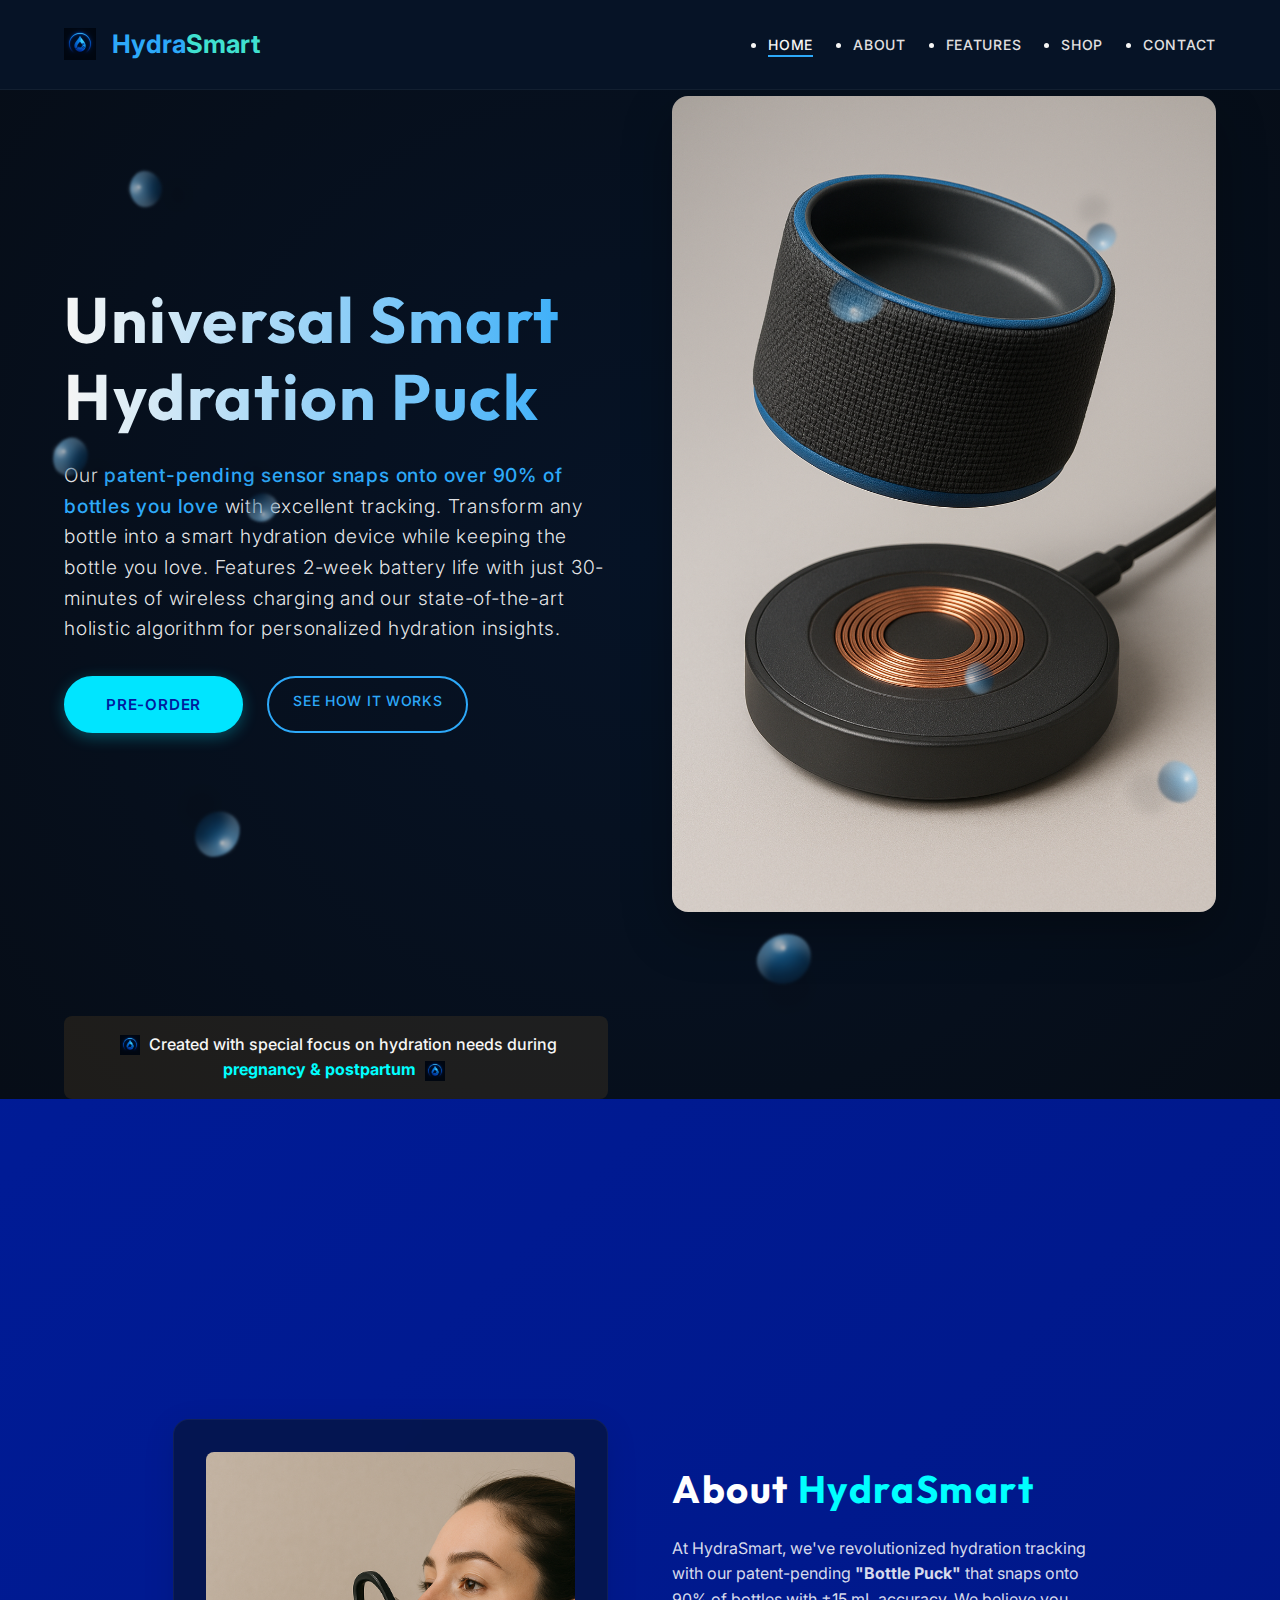
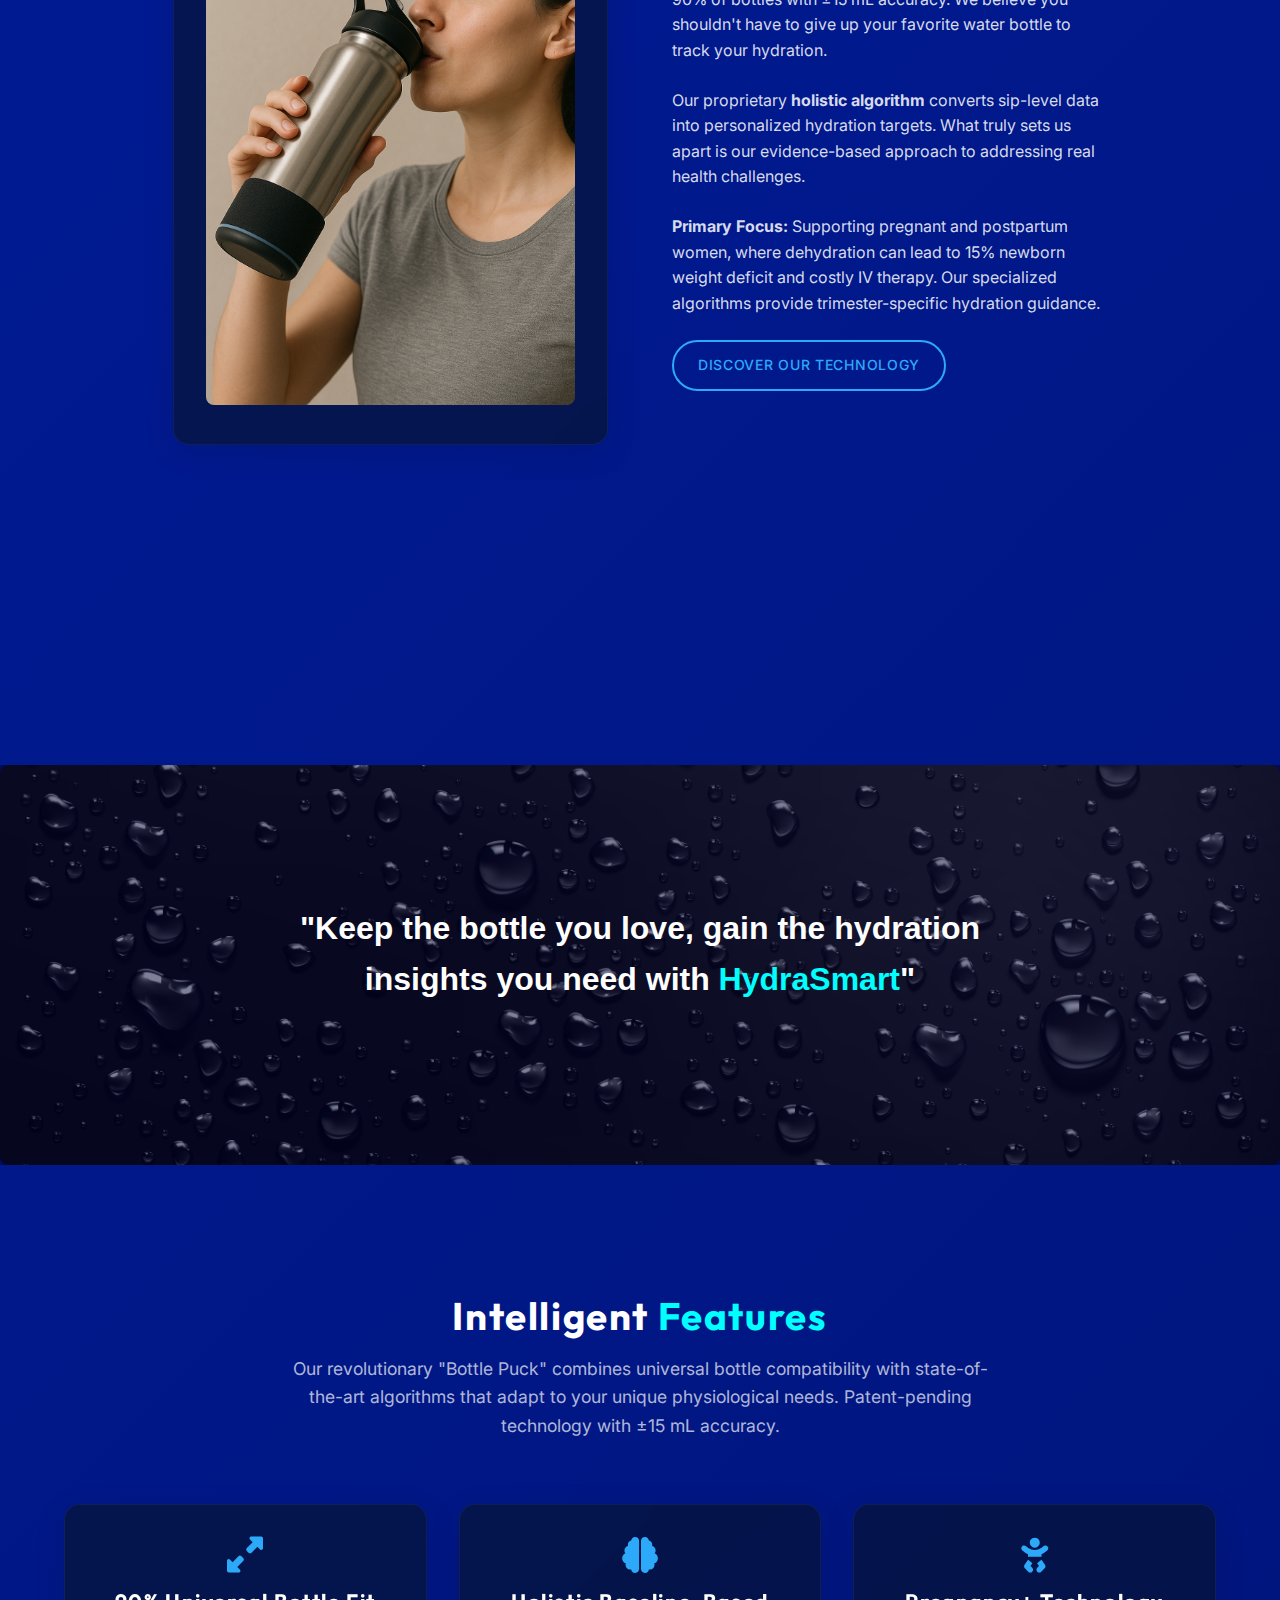
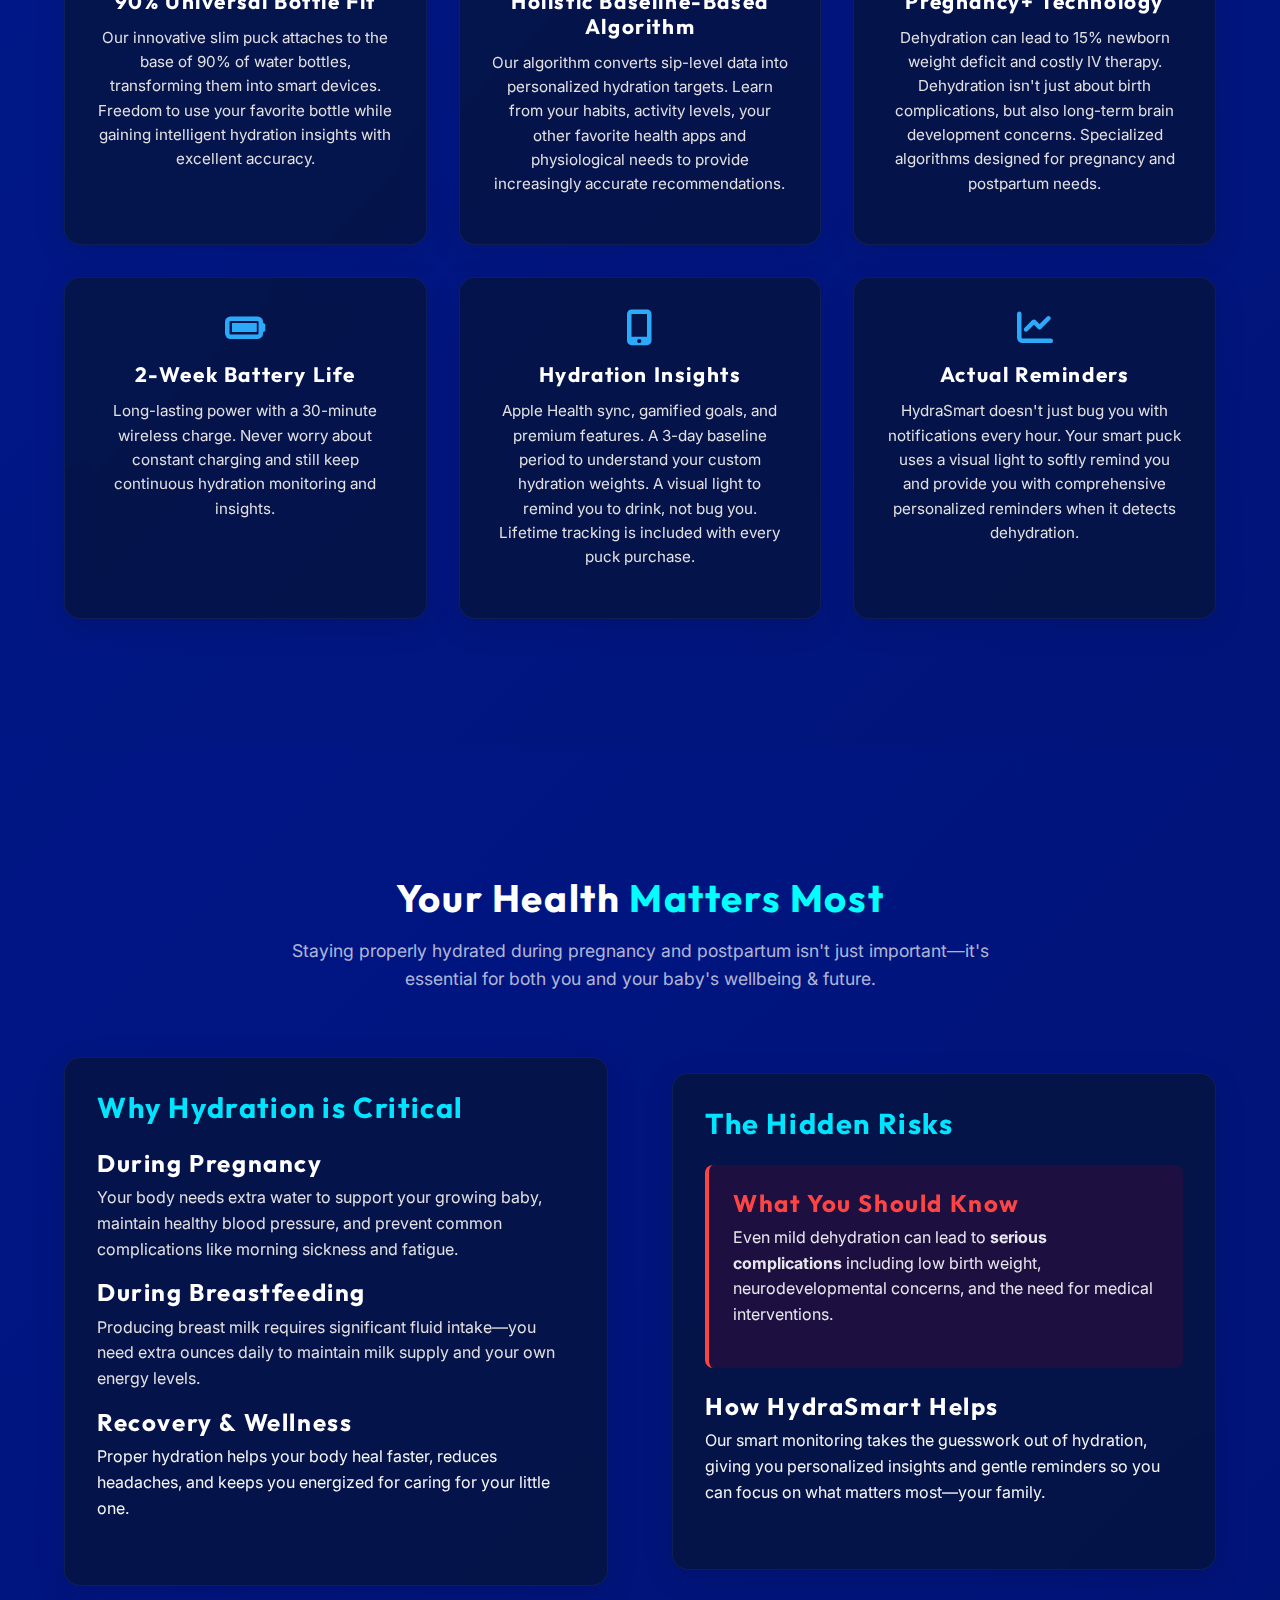
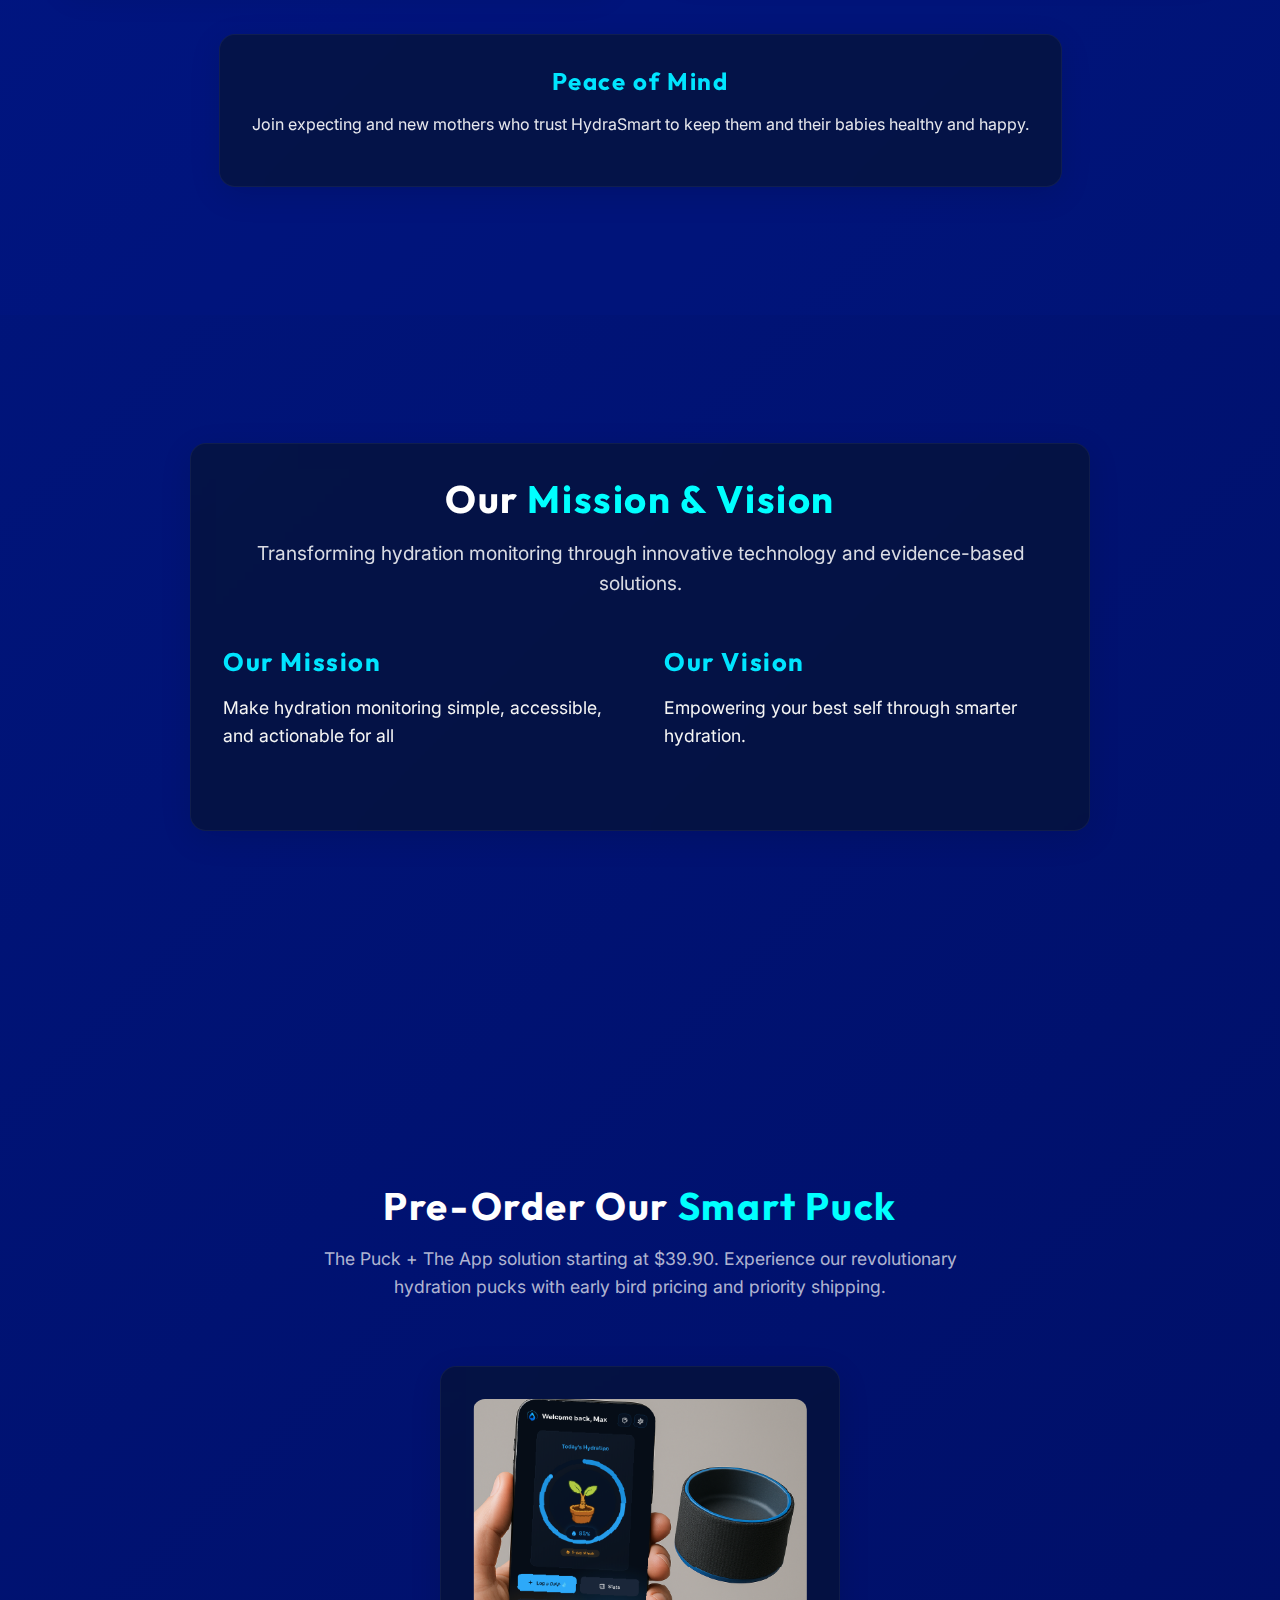
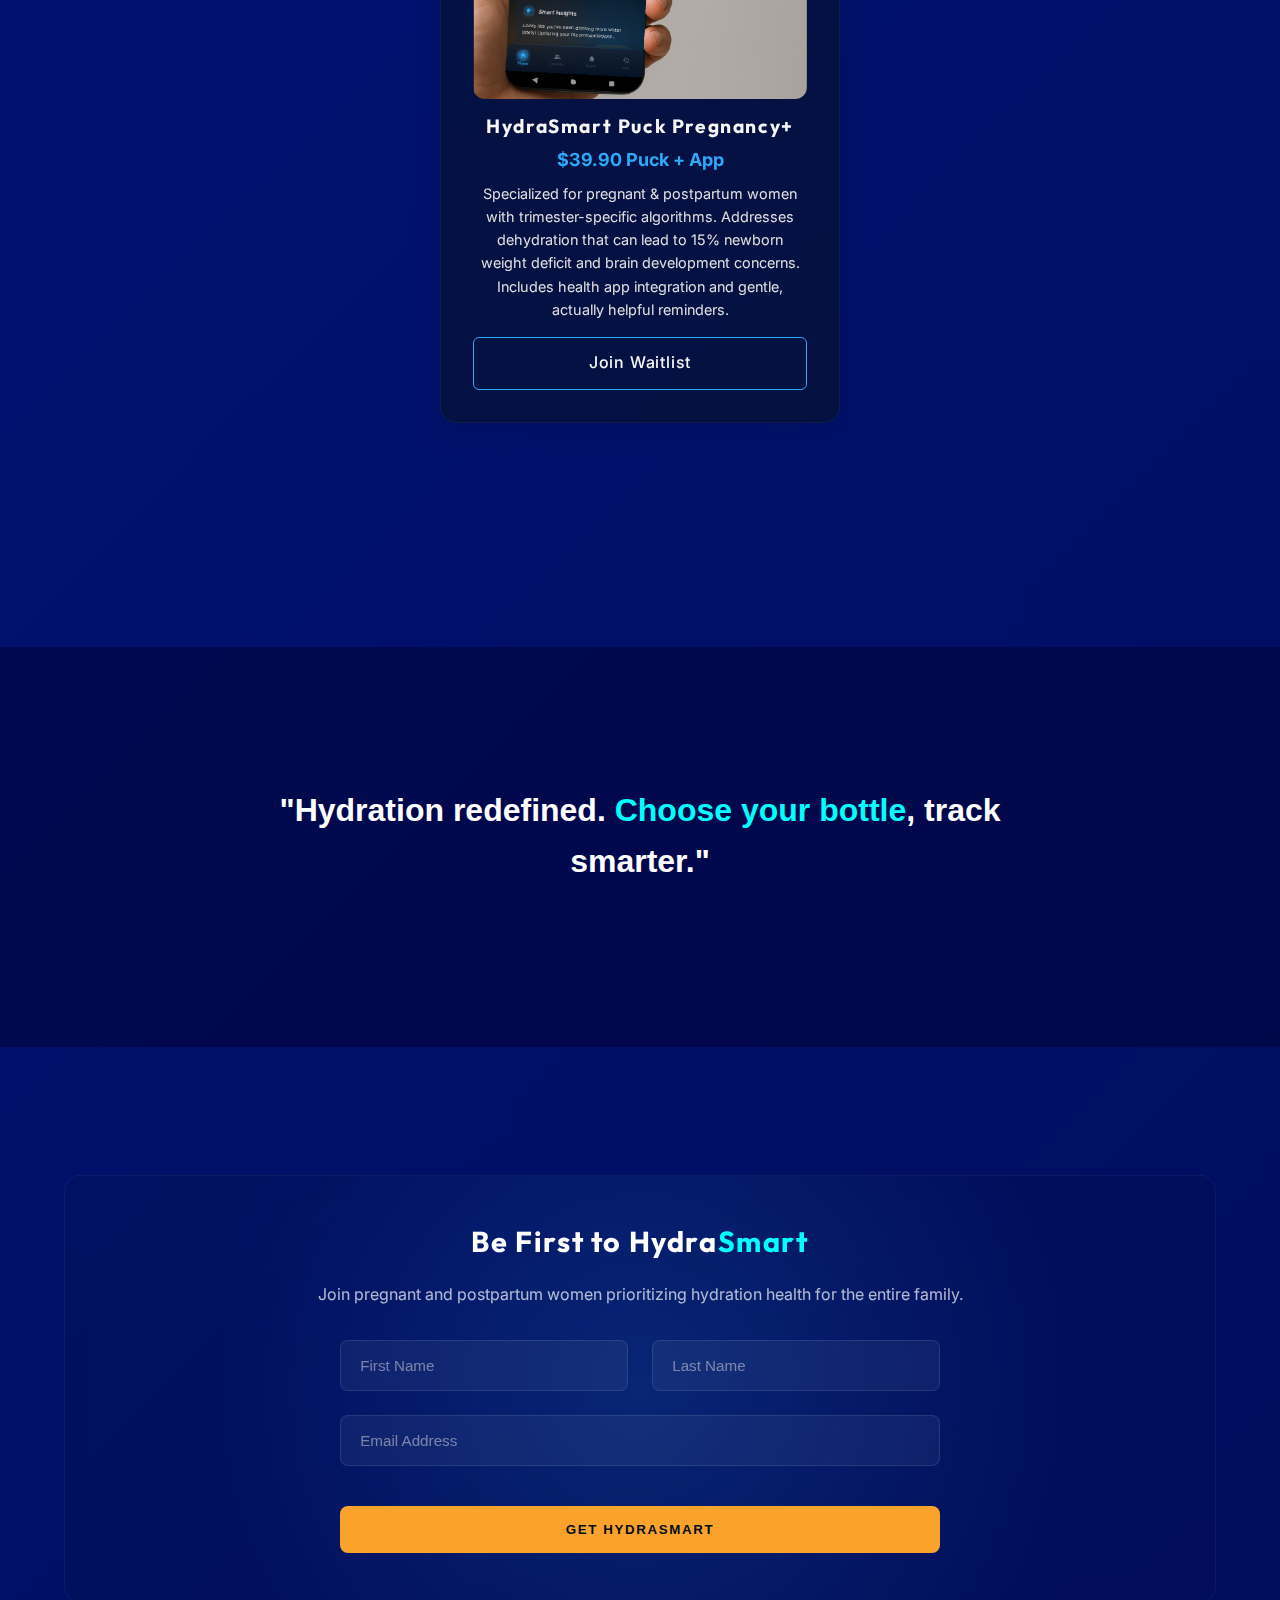
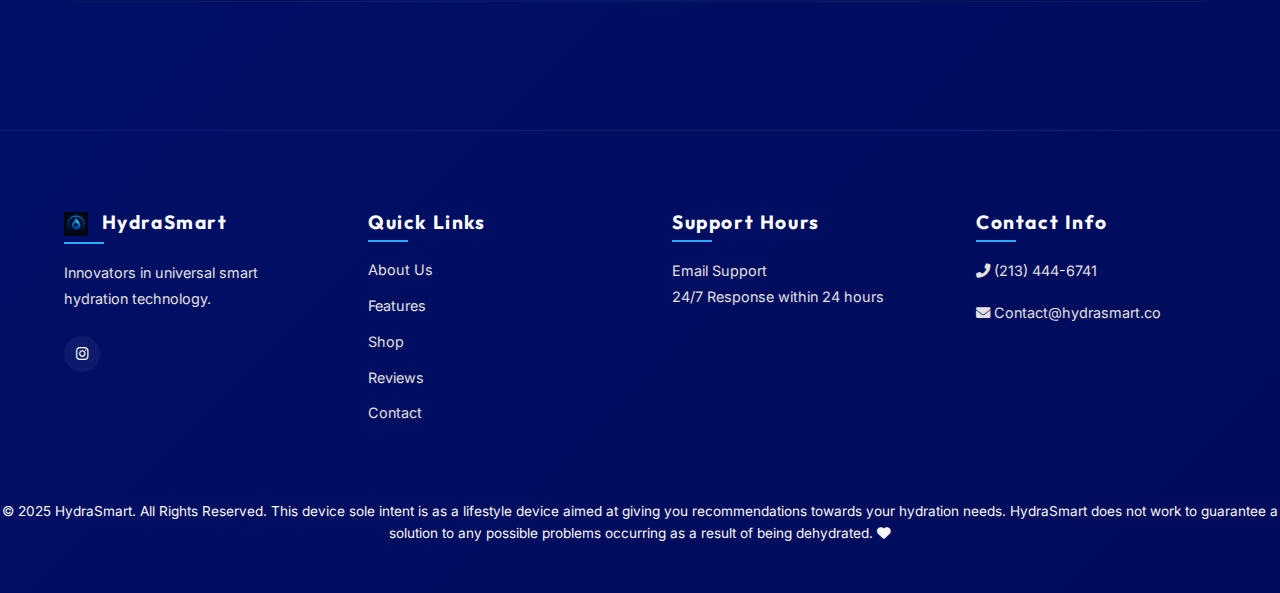
<file: index.html>
<!DOCTYPE html>
<html lang="en">  <head>
    <meta charset="UTF-8" />
    <meta http-equiv="X-UA-Compatible" content="IE=edge" />
    <meta name="viewport" content="width=device-width, initial-scale=1.0" />
    <title>HYDRASMART – Intelligent Hydration Technology</title>
    <link rel="icon" href="HydraSmartIcon.png" type="image/png" />
    <link rel="apple-touch-icon" href="HydraSmartIcon.png" />
    <link rel="stylesheet" href="design-tokens.css" />
    <link rel="stylesheet" href="inline-styles.css" />
    <meta name="theme-color" content="#001d9d" />
    <meta name="description" content="Transform any bottle into a smart hydration device with our innovative water bottle puck. Keep the bottle you love while tracking intake with precision." />
    <style>
      
      /* === Global Reset === */
      *,
      *::before,
      *::after {
        margin: 0;
        padding: 0;
        box-sizing: border-box;
      }
.waitlist-form {    margin-top: 1rem;
    background: rgba(255, 255, 255, 0.08);
    -webkit-backdrop-filter: blur(12px);
    backdrop-filter: blur(12px);
    padding: 1.5rem;
    border-radius: 12px;
    box-shadow: 0 8px 32px rgba(0, 0, 0, 0.2);
    text-align: center;
    display: none; /* Initially hidden */
}

.waitlist-form input {
    width: 100%;
    padding: 1rem;
    margin: 0.5rem 0;
    border: 1px solid rgba(255, 255, 255, 0.2);
    background: rgba(255, 255, 255, 0.05);
    border-radius: 8px;
    color: #ffffff;
}

.submit-btn {
    background: #00e5ff;
    color: #001d9d;
    font-weight: 600;
    padding: 1rem;
    border-radius: 8px;
    cursor: pointer;
    width: 100%;
    margin-top: 1rem;
    transition: background 0.3s ease;
}
.submit-btn:hover {
    background: #0091ff;
}


      html,
      body {
        scroll-behavior: smooth;
        font-family: "Inter", "Helvetica Neue", Arial, sans-serif;
        background: linear-gradient(135deg, #001d9d 0%, #000c5a 100%);
        color: #ffffff;
        line-height: 1.6;
        overflow-x: hidden;
      }

      a {
        color: inherit;
        text-decoration: none;
        transition: all 0.3s ease;
      }

      h1,
      h2,
      h3,
      h4 {
        font-family: "Outfit", sans-serif;
        font-weight: 700;
        letter-spacing: 0.1rem;
      }

      img {
        max-width: 100%;
        height: auto;
        border-radius: 12px;
      }

      /* === Utility Classes === */
      .container {
        width: min(90%, 1200px);
        margin-inline: auto;
      }

      .center {
        display: flex;
        justify-content: center;
        align-items: center;
        text-align: center;
      }

      .flex {
        display: flex;
      }

      .grid {
        display: grid;
      }

      section {
        padding-block: clamp(4rem, 10vw, 8rem);
        position: relative;
        overflow: hidden;
      }

      /* === Glassmorphism === */
      .glass {
        background: rgba(255, 255, 255, 0.05);
        backdrop-filter: blur(10px);
        -webkit-backdrop-filter: blur(10px);
        border: 1px solid rgba(255, 255, 255, 0.1);
        box-shadow: 0 8px 32px 0 rgba(0, 0, 0, 0.1);
        border-radius: 16px;
      }      .glass-card {
        background: rgba(255, 255, 255, 0.08);
        -webkit-backdrop-filter: blur(10px);
        backdrop-filter: blur(10px);
        border: 1px solid rgba(255, 255, 255, 0.1);
        box-shadow: 0 8px 32px 0 rgba(0, 0, 0, 0.1);
        border-radius: 16px;
        padding: 2rem;
        transition: transform 0.3s ease, box-shadow 0.3s ease;
      }

      .glass-card:hover {
        transform: translateY(-5px);
        box-shadow: 0 15px 40px 0 rgba(0, 0, 0, 0.15);
      }

      /* === Navigation === */
      .navbar {
        position: fixed;
        top: 0;
        left: 0;
        width: 100%;
        padding: 1.5rem 0;
        z-index: 1000;
        transition: background 0.3s ease, padding 0.3s ease;
      }      .navbar.scrolled {
        background: rgba(0, 15, 80, 0.85);
        -webkit-backdrop-filter: blur(10px);
        backdrop-filter: blur(10px);
        padding: 1rem 0;
        box-shadow: 0 10px 30px rgba(0, 0, 0, 0.1);
      }

      .navbar-container {
        display: flex;
        justify-content: space-between;
        align-items: center;
      }

      .logo {
        font-size: 1.6rem;
        font-weight: 700;
        color: #00e5ff;
        display: flex;
        align-items: center;
        gap: 0.5rem;
      }
      
      .logo-icon {
        font-size: 1.8rem;
        width: 32px;
        height: auto;
        border-radius: 0;
        vertical-align: middle;
        margin-right: 8px;
      }

      .nav-links {
        display: flex;
        gap: 2.5rem;
        align-items: center;
      }

      .nav-link {
        position: relative;
        font-weight: 500;
        font-size: 0.95rem;
        letter-spacing: 0.05rem;
      }

      .nav-link::after {
        content: '';
        position: absolute;
        bottom: -4px;
        left: 0;
        width: 0;
        height: 2px;
        background: #00e5ff;
        transition: width 0.3s ease;
      }

      .nav-link:hover::after,
      .nav-link.active::after {
        width: 100%;
      }

      .menu-toggle {
        display: none;
        cursor: pointer;
        font-size: 1.5rem;
      }

      /* === Hero Section === */
      .hero {
        position: relative;
        min-height: 100vh;
        padding-top: 6rem;
        overflow: hidden;
        background: radial-gradient(circle at center, #002ae6 0%, #00127f 100%);
        display: flex;
        align-items: center;
      }

      .hero-content {
        display: grid;
        grid-template-columns: 1fr 1fr;
        gap: 4rem;
        align-items: center;
      }

      .hero-text {
        text-align: left;
        max-width: 550px;
      }

      .hero h1 {
        font-size: clamp(2.5rem, 6vw, 4rem);
        margin-bottom: 1.5rem;
        line-height: 1.2;
        background: linear-gradient(to right, #ffffff, #00e5ff);
        -webkit-background-clip: text;
        background-clip: text;
        color: transparent;
      }

      .tagline {
        font-size: clamp(1rem, 1.5vw, 1.2rem);
        font-weight: 300;
        letter-spacing: 0.05rem;
        margin-bottom: 2rem;
        color: rgba(255, 255, 255, 0.9);
      }

      .hero-highlight {
        color: #00e5ff;
        font-weight: 500;
      }

      .hero-image {
        position: relative;
      }

      .hero-image img {
        border-radius: 16px;
        box-shadow: 0 20px 50px rgba(0, 0, 0, 0.3);
        animation: float 6s ease-in-out infinite;
      }

      .btn-group {
        display: flex;
        gap: 1.5rem;
        flex-wrap: wrap;
      }      .btn {
        display: inline-block;
        padding: 0.9rem 2.5rem;
        border: 2px solid #00e5ff;
        border-radius: 50px;
        font-size: 0.95rem;
        font-weight: 600;
        letter-spacing: 0.05rem;
        text-transform: uppercase;
        background: transparent;
        transition: all 0.3s ease;
        position: relative;
        overflow: hidden;
        z-index: 1;
        text-align: center;
      }

      .btn:after {
        content: '';
        position: absolute;
        bottom: 0;
        left: 0;
        width: 100%;
        height: 100%;
        background: #00e5ff;
        z-index: -2;
        transform: scaleX(0);
        transform-origin: right;
        transition: transform 0.5s ease;
      }

      .btn:hover {
        color: #001d9d;
      }

      .btn:hover:after {
        transform: scaleX(1);
        transform-origin: left;
      }

      .btn-fill {
        background: #00e5ff;
        color: #001d9d;
      }

      .btn-fill:hover {
        background: transparent;
        color: #ffffff;
      }

      .btn-fill:after {
        background: transparent;
      }

      /* Pre-Order Button Specific Styling */
      .btn-preorder {
        display: inline-block;
        padding: 0.9rem 2.5rem;
        border: 2px solid #00e5ff;
        border-radius: 50px;
        font-size: 0.95rem;
        font-weight: 600;
        letter-spacing: 0.05rem;
        text-transform: uppercase;
        background: #00e5ff;
        color: #001d9d;
        transition: all 0.3s ease;
        position: relative;
        overflow: hidden;
        cursor: pointer;
        box-shadow: 0 4px 15px rgba(0, 229, 255, 0.3);
      }

      .btn-preorder:hover {
        background: rgba(0, 229, 255, 0.9);
        color: #001d9d;
        transform: translateY(-3px);
        box-shadow: 0 12px 25px rgba(0, 229, 255, 0.5);
      }

      /* Water Droplet Bubbles */
      .bubble {
        position: absolute;
        width: var(--size, 32px);
        aspect-ratio: 1;
        border-radius: 60% 40% 55% 45% / 60% 45% 55% 40%;
        background: radial-gradient(circle at 30% 20%, rgba(0, 229, 255, 0.8) 0%, rgba(0, 170, 255, 0.5) 50%, rgba(0, 145, 255, 0.3) 100%);
        box-shadow: inset 10px 10px 10px rgba(255, 255, 255, 0.3),
                    15px 25px 10px rgba(0, 0, 0, 0.1),
                    inset -10px -10px 15px rgba(0, 29, 157, 0.4);
        opacity: 0.7;
        filter: blur(1px);
        animation: float 12s ease-in-out infinite, morph 15s ease-in-out infinite;
        transform-origin: center center;
        transform-style: preserve-3d;
        will-change: transform, border-radius;
        z-index: -1;
      }

      .bubble::before {
        content: '';
        position: absolute;
        top: 15%;
        left: 20%;
        width: 25%;
        height: 25%;
        background: rgba(255, 255, 255, 0.7);
        border-radius: 50%;
        filter: blur(2px);
      }

      .bubble::after {
        content: '';
        position: absolute;
        top: 25%;
        left: 35%;
        width: 10%;
        height: 10%;
        background: rgba(255, 255, 255, 0.9);
        border-radius: 50%;
      }

      .bubble:nth-child(even) {
        animation-duration: 18s;
        animation-delay: -7s;
      }

      @keyframes morph {
        0%, 100% {
          border-radius: 60% 40% 55% 45% / 60% 45% 55% 40%;
        }
        25% {
          border-radius: 40% 60% 45% 55% / 45% 60% 40% 55%;
        }
        50% {
          border-radius: 55% 45% 60% 40% / 55% 40% 60% 45%;
        }
        75% {
          border-radius: 45% 55% 40% 60% / 40% 55% 45% 60%;
        }
      }

      /* === Section Headings === */
      .section-title {
        font-size: clamp(1.8rem, 3vw, 2.5rem);
        color: #ffffff;
        margin-bottom: 1rem;
        position: relative;
        text-align: center;
      }

      .section-subtitle {
        font-size: clamp(1rem, 1.5vw, 1.1rem);
        color: rgba(255, 255, 255, 0.7);
        max-width: 700px;
        margin: 0 auto 4rem;
        text-align: center;
      }

      .highlight {
        color: #00e5ff;
      }

      /* === About Section === */
      .about-container {
        display: grid;
        grid-template-columns: 1fr 1fr;
        gap: 4rem;
        align-items: center;
      }

      .about-image {
        position: relative;
      }

      .about-content {
        text-align: left;
      }

      .about-content h2 {
        text-align: left;
        margin-bottom: 1.5rem;
      }

      .about-content p {
        margin-bottom: 1.5rem;
        color: rgba(255, 255, 255, 0.85);
      }

      /* === Features Section === */
      .features-grid {
        display: grid;
        grid-template-columns: repeat(auto-fit, minmax(300px, 1fr));
        gap: 2rem;
        margin-top: 4rem;
      }

      .feature-card {
        text-align: center;
        padding: 2.5rem 2rem;
      }

      .feature-icon {
        font-size: 3rem;
        color: #00e5ff;
        margin-bottom: 1.5rem;
      }

      .feature-title {
        font-size: 1.3rem;
        margin-bottom: 1rem;
        color: #ffffff;
      }

      .feature-text {
        color: rgba(255, 255, 255, 0.7);
        font-size: 0.95rem;
      }

      /* === Products Section === */
      .products-grid {
    display: flex;
    justify-content: center;
    align-items: center;
    gap: 2rem;
}
.product-card {
    flex: 1;
    max-width: 400px;
    text-align: center;
}


      .product-image {
        border-radius: 12px;
        margin-bottom: 1.5rem;
        aspect-ratio: 1;
        object-fit: cover;
        overflow: hidden;
      }

      .product-image img {
        transition: transform 0.5s ease;
        width: 100%;
      }

      .product-card:hover .product-image img {
        transform: scale(1.05);
      }

      .product-title {
        font-size: 1.2rem;
        margin-bottom: 0.5rem;
      }

      .product-price {
        color: #00e5ff;
        font-size: 1.1rem;
        font-weight: 600;
        margin-bottom: 1rem;
      }

      .product-description {
        color: rgba(255, 255, 255, 0.7);
        font-size: 0.9rem;
        margin-bottom: 1.5rem;
      }

      .product-btn {
        margin-top: auto;
        padding: 0.8rem 0;
        border: 1px solid #00e5ff;
        background: transparent;
        color: #ffffff;
        font-weight: 500;
        letter-spacing: 0.05rem;
        border-radius: 6px;
        cursor: pointer;
        transition: all 0.3s ease;
        text-align: center;
      }

      .product-btn:hover {
        background: #00e5ff;
        color: #001d9d;
      }

      /* === Reviews Section === */
      .reviews-container {
        max-width: 1000px;
        margin: 0 auto;
      }

      .reviews-grid {
        display: grid;
        grid-template-columns: repeat(auto-fill, minmax(300px, 1fr));
        gap: 2rem;
        margin-top: 4rem;
      }

      .review-card {
        padding: 2rem;
        text-align: left;
        position: relative;
      }

      .review-text {
        font-style: italic;
        margin-bottom: 1.5rem;
        color: rgba(255, 255, 255, 0.85);
      }

      .review-author {
        display: flex;
        align-items: center;
        gap: 1rem;
      }

      .review-avatar {
        width: 50px;
        height: 50px;
        border-radius: 50%;
        overflow: hidden;
      }

      .review-avatar img {
        width: 100%;
        height: 100%;
        object-fit: cover;
      }

      .review-info h4 {
        font-size: 1rem;
        margin-bottom: 0.2rem;
      }

      .review-info p {
        font-size: 0.85rem;
        color: rgba(255, 255, 255, 0.7);
      }

      .review-rating {
        color: #00e5ff;
        font-size: 1.2rem;
        margin-bottom: 1rem;
      }      /* === Newsletter Section === */
      .newsletter {
        background: rgba(255, 255, 255, 0.05);
        -webkit-backdrop-filter: blur(10px);
        backdrop-filter: blur(10px);
        border: 1px solid rgba(255, 255, 255, 0.1);
        border-radius: 16px;
        padding: 3rem 2rem;
        position: relative;
        z-index: 1;
        overflow: hidden;
      }

      .newsletter::before {
        content: '';
        position: absolute;
        top: 0;
        left: 0;
        width: 100%;
        height: 100%;
        background: radial-gradient(circle at center, rgba(0, 229, 255, 0.15) 0%, rgba(0, 0, 0, 0) 70%);
        z-index: -1;
      }

      .newsletter h3 {
        color: #ffffff;
        text-align: center;
        margin-bottom: 1.5rem;
        letter-spacing: 0.1rem;
        font-size: 1.8rem;
      }

      .newsletter-tagline {
        text-align: center;
        color: rgba(255, 255, 255, 0.7);
        margin-bottom: 2rem;
        max-width: 700px;
        margin-left: auto;
        margin-right: auto;
      }

      .newsletter form {
        display: grid;
        gap: 1.5rem;
        max-width: 600px;
        margin: 0 auto;
      }

      .form-row {
        display: grid;
        grid-template-columns: 1fr 1fr;
        gap: 1.5rem;
      }

      .newsletter input[type="text"],
      .newsletter input[type="email"],
      .newsletter input[type="tel"] {
        width: 100%;
        padding: 1rem 1.2rem;
        background: rgba(255, 255, 255, 0.05);
        border: 1px solid rgba(255, 255, 255, 0.1);
        border-radius: 8px;
        color: #ffffff;
        font-size: 0.95rem;
        outline: none;
        transition: all 0.3s ease;
      }

      .newsletter input:focus {
        border-color: #00e5ff;
        box-shadow: 0 0 0 2px rgba(0, 229, 255, 0.2);
      }

      .newsletter input::placeholder {
        color: rgba(255, 255, 255, 0.5);
      }

      .newsletter .submit-btn {
        margin-top: 1rem;
        width: 100%;
        padding: 1rem 0;
        border: none;
        background: linear-gradient(to right, #00e5ff, #0091ff);
        color: #001d9d;
        font-weight: 600;
        letter-spacing: 0.1rem;
        border-radius: 8px;
        cursor: pointer;
        transition: all 0.3s ease;
        text-transform: uppercase;
      }

      .newsletter .submit-btn:hover {
        opacity: 0.9;
        transform: translateY(-2px);
        box-shadow: 0 10px 20px rgba(0, 0, 0, 0.1);
      }

      /* === Footer === */
      footer {
        border-top: 1px solid rgba(0, 229, 255, 0.15);
        padding-block: 5rem 2rem;
        font-size: 0.9rem;
        position: relative;
      }

      .footer-grid {
        display: grid;
        gap: 4rem;
      }      .footer-column h4 {
        color: #ffffff;
        margin-bottom: 1.5rem;
        letter-spacing: 0.1rem;
        font-size: 1.2rem;
        position: relative;
        display: inline-block;
      }

      .footer-column h4::after {
        content: '';
        position: absolute;
        left: 0;
        bottom: -8px;
        width: 40px;
        height: 2px;
        background: #00e5ff;
      }
        .footer-logo {
        width: 24px; 
        height: auto; 
        border-radius: 0; 
        vertical-align: middle; 
        margin-right: 8px;
      }
      
      .banner-icon {
        width: 20px;
        height: auto;
        vertical-align: middle;
        margin: 0 5px;
        border-radius: 0;
      }
      
      .centered-banner {
        text-align: center;
        margin-top: 2rem;
        padding: 1rem;
        background: rgba(0, 229, 255, 0.1);
        border-radius: 8px;
        width: 100%;
      }
      
      .centered-banner p {
        margin: 0;
        font-weight: 500;
      }

      .footer-column p {
        color: rgba(255, 255, 255, 0.7);
        margin-bottom: 1rem;
        line-height: 1.8;
      }

      .footer-links {
        list-style: none;
      }

      .footer-links li {
        margin-bottom: 0.8rem;
      }

      .footer-links a {
        color: rgba(255, 255, 255, 0.7);
        transition: all 0.3s ease;
      }

      .footer-links a:hover {
        color: #00e5ff;
        padding-left: 5px;
      }

      .social-links {
        display: flex;
        gap: 1rem;
        margin-top: 1.5rem;
      }

      .social-link {
        display: flex;
        align-items: center;
        justify-content: center;
        width: 36px;
        height: 36px;
        border-radius: 50%;
        background: rgba(255, 255, 255, 0.1);
        color: #ffffff;
        transition: all 0.3s ease;
      }

      .social-link:hover {
        background: #00e5ff;
        color: #001d9d;
        transform: translateY(-3px);
      }

      .copyright {
        margin-top: 4rem;
        text-align: center;
        color: rgba(255, 255, 255, 0.5);
        font-size: 0.85rem;
      }

      /* === Decorative Elements === */
      .dotted-line {
        width: 1px;
        height: 150px;
        margin-inline: auto;
        background-image: linear-gradient(#00e5ff 30%, rgba(0, 229, 255, 0) 0%);
        background-position: center;
        background-size: 1px 10px;
        background-repeat: repeat-y;
      }

      .glow {
        position: absolute;
        width: 300px;
        height: 300px;
        border-radius: 50%;
        background: radial-gradient(circle at center, rgba(0, 229, 255, 0.2) 0%, rgba(0, 0, 0, 0) 70%);
        z-index: -1;
      }

      /* === Parallax Elements === */
      .parallax-container {
        position: relative;
        overflow: hidden;
      }

      .parallax-bg {
        position: absolute;
        top: 0;
        left: 0;
        width: 100%;
        height: 120%;
        background-size: cover;
        background-position: center;
        transform: translateZ(0);
        will-change: transform;
        z-index: -1;
      }

      .parallax-content {
        position: relative;
        z-index: 1;
        padding: 6rem 0;
      }

      .parallax-separator {
        height: 300px;
        position: relative;
        background-attachment: fixed;
        background-position: center;
        background-repeat: no-repeat;
        background-size: cover;
        display: flex;
        align-items: center;
        justify-content: center;
      }

      .parallax-overlay {
        position: absolute;
        top: 0;
        left: 0;
        width: 100%;
        height: 100%;
        background: rgba(0, 29, 157, 0.7);
        z-index: 0;
      }

      .parallax-text {
        position: relative;
        z-index: 1;
        color: #ffffff;
        font-size: clamp(1.5rem, 4vw, 2.5rem);
        font-weight: 700;
        text-align: center;
        max-width: 800px;
        padding: 0 2rem;
      }

      /* === Animations === */
      @keyframes float {
        0%, 100% {
          transform: translateY(0);
        }
        50% {
          transform: translateY(-20px);
        }
      }

      /* === Responsive Design === */
      @media (max-width: 992px) {
        .hero-content, 
        .about-container {
          grid-template-columns: 1fr;
          gap: 3rem;
        }

        .hero-text, 
        .about-content {
          text-align: center;
          max-width: 600px;
          margin: 0 auto;
        }

        .btn-group {
          justify-content: center;
        }

        .hero {
          padding-top: 8rem;
        }
      }

      @media (max-width: 768px) {
        .navbar-container {
          position: relative;
        }

        .menu-toggle {
          display: block;
        }        .nav-links {
          position: absolute;
          top: calc(100% + 1rem);
          right: 0;
          flex-direction: column;
          background: rgba(0, 15, 80, 0.9);
          -webkit-backdrop-filter: blur(10px);
          backdrop-filter: blur(10px);
          padding: 2rem;
          border-radius: 12px;
          gap: 1.5rem;
          box-shadow: 0 10px 30px rgba(0, 0, 0, 0.2);
          transform: translateY(-20px);
          opacity: 0;
          pointer-events: none;
          transition: all 0.3s ease;
        }

        .nav-links.active {
          transform: translateY(0);
          opacity: 1;
          pointer-events: all;
        }

        .footer-grid {
          grid-template-columns: 1fr;
          gap: 3rem;
        }

        .form-row {
          grid-template-columns: 1fr;
        }
      }

      @media (min-width: 768px) {
        .footer-grid {
          grid-template-columns: repeat(4, 1fr);
        }
      }

      /* === Sample Water Droplet Positions === */
      .bubble:nth-child(1) { --size: 30px; top: 15%; left: 10%; animation-delay: -2s; z-index: 2; }
      .bubble:nth-child(2) { --size: 45px; top: 25%; left: 65%; animation-delay: -1s; z-index: 1; }
      .bubble:nth-child(3) { --size: 25px; top: 45%; left: 20%; animation-delay: -4s; z-index: 3; }
      .bubble:nth-child(4) { --size: 35px; top: 60%; left: 75%; animation-delay: -7s; z-index: 1; }
      .bubble:nth-child(5) { --size: 40px; top: 75%; left: 15%; animation-delay: -3s; z-index: 2; }
      .bubble:nth-child(6) { --size: 50px; top: 85%; left: 60%; animation-delay: -5s; z-index: 1; }
      .bubble:nth-child(7) { --size: 28px; top: 20%; left: 85%; animation-delay: -6s; z-index: 2; }
      .bubble:nth-child(8) { --size: 32px; top: 40%; left: 5%; animation-delay: -2s; z-index: 3; }
      .bubble:nth-child(9) { --size: 38px; top: 70%; left: 90%; animation-delay: -4s; z-index: 1; }
      .bubble:nth-child(10) { --size: 25px; top: 5%; left: 45%; animation-delay: -8s; z-index: 2; }

      .hero .bubble:nth-child(odd) { animation-direction: alternate; }
      .hero .bubble:nth-child(even) { animation-direction: alternate-reverse; }

      .glow:nth-child(1) { top: 20%; left: 10%; }
      .glow:nth-child(2) { top: 60%; left: 70%; }
      .glow:nth-child(3) { top: 80%; left: 30%; }
    </style>    <link href="https://fonts.googleapis.com/css2?family=Outfit:wght@300;400;500;600;700&family=Inter:wght@300;400;500;600;700&display=swap" rel="stylesheet" />
    <link rel="stylesheet" href="https://cdnjs.cloudflare.com/ajax/libs/font-awesome/6.4.0/css/all.min.css" />
    <link rel="stylesheet" href="design-tokens.css" />
    <link rel="stylesheet" href="components.css" />
    <link rel="stylesheet" href="updated-styles.css" />
  </head>  <body>    <!-- Navigation -->
  <div class="waitlist-form hidden">
    <h3>Join the Waitlist</h3>
    <form id="waitlist-form">
        <input type="text" name="name" placeholder="Your Name" required>
        <input type="email" name="email" placeholder="Your Email" required>
        <button type="submit" class="submit-btn">Sign Up</button>
    </form>
</div>

</div>
    <nav class="navbar">
      <div class="container navbar-container">        <a href="#" class="logo">
          <img src="HydraSmartIcon.png" alt="HydraSmart Logo" class="logo-icon" />
          <span>Hydra<span class="brand-highlight">Smart</span></span>
        </a>        <div class="menu-toggle">
          <i class="fas fa-bars"></i>
        </div>
        <ul class="nav-links">
          <li><a href="#" class="nav-link active">Home</a></li>
          <li><a href="#about" class="nav-link">About</a></li>
          <li><a href="#features" class="nav-link">Features</a></li>
          <li><a href="#shop" class="nav-link">Shop</a></li>
          <!-- <li><a href="#reviews" class="nav-link">Reviews</a></li> -->
          <li><a href="#contact" class="nav-link">Contact</a></li>
        </ul>
      </div>
    </nav>    <!-- Hero | Landing Section -->
    <header class="hero" id="top">
      <!-- Decorative bubbles -->
      <span class="bubble"></span>
      <span class="bubble"></span>
      <span class="bubble"></span>
      <span class="bubble"></span>
      <span class="bubble"></span>
      <span class="bubble"></span>
      <span class="bubble"></span>
      <span class="bubble"></span>
      <span class="bubble"></span>
      <span class="bubble"></span>

      <!-- Glow effects -->
      <div class="glow"></div>
      <div class="glow"></div>
      <div class="glow"></div>      <div class="container hero-content">
        <div class="hero-text">
          <h1>Universal Smart Hydration Puck</h1>
          <p class="tagline">Our <span class="hero-highlight">patent-pending sensor snaps onto over 90% of bottles you love</span> with excellent tracking. Transform any bottle into a smart hydration device while keeping the bottle you love. Features 2-week battery life with just 30-minutes of wireless charging and our state-of-the-art holistic algorithm for personalized hydration insights.</p>          <div class="btn-group">
            <a href="#shop" class="btn-preorder">Pre-Order</a>
            <a href="#features" class="btn">See How It Works</a>
          </div>
        </div>
        <div class="hero-image">
         <img src="PuckIcon2.png" alt="hydrasmart puck" />
        </div>        <div class="centered-banner">
          <p><img src="HydraSmartIcon.png" alt="HydraSmart Icon" class="banner-icon"> Created with special focus on hydration needs during <span class="highlight">pregnancy & postpartum</span> <img src="HydraSmartIcon.png" alt="HydraSmart Icon" class="banner-icon"></p>
        </div>
      </div>
    </header>

    <!-- About Section with Parallax -->
    <section id="about" class="parallax-container">
     <div class="parallax-bg">
  <img src="2580.jpg" alt="Background" class="full-width-image">
</div>
<div class="container parallax-content">
<div class="container parallax-content">
        <div class="container about-container">
          <div class="about-image glass-card">
            <img src="8561BB43-E8F8-4C6E-924B-BD945B1D001A.PNG" alt="further down hydrasmart bottle" />
          </div>          <div class="about-content">
            <h2 class="section-title">About <span class="highlight">HydraSmart</span></h2>
            <p>At HydraSmart, we've revolutionized hydration tracking with our patent-pending <strong>"Bottle Puck"</strong> that snaps onto 90% of bottles with ±15 mL accuracy. We believe you shouldn't have to give up your favorite water bottle to track your hydration.</p>
            <p>Our proprietary <strong>holistic algorithm</strong> converts sip-level data into personalized hydration targets. What truly sets us apart is our evidence-based approach to addressing real health challenges.</p>
            <p><strong>Primary Focus:</strong> Supporting pregnant and postpartum women, where dehydration can lead to 15% newborn weight deficit and costly IV therapy. Our specialized algorithms provide trimester-specific hydration guidance.</p>
            <a href="#features" class="btn">Discover Our Technology</a>
          </div>
        </div>
      </div>
    </section>

   <!DOCTYPE html>
<html lang="en">
<head>
  <title>HydraSmart</title>
  <style>
    .parallax-separator {
      position: relative;
      overflow: hidden;
      height: 400px; /* Adjust height as needed */
      width: 100%;
    }

    .parallax-image {
      width: 100%;
      height: 100%;
      object-fit: cover;
      position: absolute;
      top: 0;
      left: 0;
      z-index: 1;
    }

    .parallax-overlay {
      position: absolute;
      top: 0;
      left: 0;
      width: 100%;
      height: 100%;
      background-color: rgba(0, 0, 50, 0.5); /* Semi-transparent dark overlay */
      z-index: 2;
    }    .parallax-text {
      position: relative;
      z-index: 3;
      color: white;
      font-size: 2rem;
      text-align: center;
      top: 10%;
      transform: translateY(-50%);
      padding: 0 1rem;
      font-family: sans-serif;
    }

    .highlight {
      font-weight: bold;
      color: #00ffff;
    }
  </style>
</head>
<body>

  <!-- Parallax Separator -->
  <div class="parallax-separator">
    <img src="2580.jpg" alt="Hydration background" class="parallax-image">
    <div class="parallax-overlay"></div>
    <div class="parallax-text">
      "Keep the bottle you love, gain the hydration insights you need with <span class="highlight">HydraSmart</span>"
    </div>
  </div>

</body>
</html>


    <!-- Features Section -->
    <section id="features">
      <div class="container">
        <h2 class="section-title">Intelligent <span class="highlight">Features</span></h2>
        <p class="section-subtitle">Our revolutionary "Bottle Puck" combines universal bottle compatibility with state-of-the-art algorithms that adapt to your unique physiological needs. Patent-pending technology with ±15 mL accuracy.</p>

        <div class="features-grid">          <div class="feature-card glass-card">
            <i class="fas fa-expand-alt feature-icon"></i>
            <h3 class="feature-title">90% Universal Bottle Fit</h3>
            <p class="feature-text">Our innovative slim puck attaches to the base of 90% of water bottles, transforming them into smart devices. Freedom to use your favorite bottle while gaining intelligent hydration insights with excellent accuracy.</p>
          </div>

          <div class="feature-card glass-card">
            <i class="fas fa-brain feature-icon"></i>
            <h3 class="feature-title">Holistic Baseline-Based Algorithm</h3>
            <p class="feature-text">Our algorithm converts sip-level data into personalized hydration targets. Learn from your habits, activity levels, your other favorite health apps and physiological needs to provide increasingly accurate recommendations.</p>
          </div>

          <div class="feature-card glass-card">
            <i class="fas fa-baby feature-icon"></i>
            <h3 class="feature-title">Pregnancy+ Technology</h3>
            <p class="feature-text">Dehydration can lead to 15% newborn weight deficit and costly IV therapy. Dehydration isn't just about birth complications, but also long-term brain development concerns. Specialized algorithms designed for pregnancy and postpartum needs.</p>
          </div>

          <div class="feature-card glass-card">
            <i class="fas fa-battery-full feature-icon"></i>
            <h3 class="feature-title">2-Week Battery Life</h3>
            <p class="feature-text">Long-lasting power with a 30-minute wireless charge. Never worry about constant charging and still keep continuous hydration monitoring and insights.</p>
          </div>

          <div class="feature-card glass-card">
            <i class="fas fa-mobile-alt feature-icon"></i>
            <h3 class="feature-title">Hydration Insights</h3>
            <p class="feature-text">Apple Health sync, gamified goals, and premium features. A 3-day baseline period to understand your custom hydration weights. A visual light to remind you to drink, not bug you. Lifetime tracking is included with every puck purchase.</p>
          </div>          
          <div class="feature-card glass-card">
            <i class="fas fa-chart-line feature-icon"></i>
            <h3 class="feature-title">Actual Reminders</h3>
            <p class="feature-text">HydraSmart doesn't just bug you with notifications every hour. Your smart puck uses a visual light to softly remind you and provide you with comprehensive personalized reminders when it detects dehydration.</p>
          </div>
        </div>
      </div>
   </section>    <!-- Health Challenges Section -->
    <section id="health" class="market-section">
      <div class="container">
        <h2 class="section-title">Your Health <span class="highlight">Matters Most</span></h2>
        <p class="section-subtitle">Staying properly hydrated during pregnancy and postpartum isn't just important—it's essential for both you and your baby's wellbeing & future.</p>
        
        <div class="market-grid">
          <div class="glass-card glass-card--large">
            <h3 class="heading-primary">Why Hydration is Critical</h3>
            <div class="margin-bottom-2">
              <h4 class="heading-secondary">During Pregnancy</h4>
              <p class="text-secondary">Your body needs extra water to support your growing baby, maintain healthy blood pressure, and prevent common complications like morning sickness and fatigue.</p>
              
              <h4 class="heading-secondary">During Breastfeeding</h4>
              <p class="text-secondary">Producing breast milk requires significant fluid intake—you need extra ounces daily to maintain milk supply and your own energy levels.</p>
              
              <h4 class="heading-secondary">Recovery & Wellness</h4>
              <p class="text-primary">Proper hydration helps your body heal faster, reduces headaches, and keeps you energized for caring for your little one.</p>
            </div>
          </div>
          
          <div class="glass-card glass-card--large">
            <h3 class="heading-primary">The Hidden Risks</h3>
            <div class="margin-bottom-2">
              <div class="danger-box">
                <h4 class="heading-danger">What You Should Know</h4>
                <p class="text-bright">Even mild dehydration can lead to <strong>serious complications</strong> including low birth weight, neurodevelopmental concerns, and the need for medical interventions.</p>
              </div>
              
              <!-- <h4 class="heading-secondary">Common Warning Signs</h4>
              <ul class="text-secondary">
                <li>Persistent fatigue or dizziness</li>
                <li>Decreased urination or dark urine</li>
                <li>Headaches or nausea</li>
                <li>Reduced milk production (postpartum)</li>
              </ul>
               -->
              <h4 class="heading-secondary">How HydraSmart Helps</h4>
              <p class="text-primary">Our smart monitoring takes the guesswork out of hydration, giving you personalized insights and gentle reminders so you can focus on what matters most—your family.</p>
            </div>
          </div>
        </div>
        
        <div class="go-to-market-center">
          <div class="glass-card glass-card--inline">
            <h4 class="heading-waitlist">Peace of Mind</h4>
            <p class="text-go-to-market">Join <!--thousands of--> expecting and new mothers who trust HydraSmart to keep them and their babies healthy and happy.</p>
          </div>
        </div>
      </div>
    </section><!-- Mission & Vision Section -->
<section id="mission">
  <div class="container center">    <div class="glass-card glass-card--center">
      <h2 class="section-title">Our <span class="highlight">Mission & Vision</span></h2>
      <p class="text-about">
        Transforming hydration monitoring through innovative technology and evidence-based solutions.
      </p>

      <div class="mission-vision-grid">
        <div>
          <h3 class="heading-mission">Our Mission</h3>
          <p class="text-medium">Make hydration monitoring simple, accessible, and actionable for all</p>
        </div>

        <div>
          <h3 class="heading-mission">Our Vision</h3>
          <p class="text-medium">Empowering your best self through smarter hydration.</p>
        </div>
      </div>
      
      <!-- <div class="highlight-box--large">
        <h4 class="heading-patent">Patent-Pending Innovation</h4>
        <p class="text-bright">Our proprietary Edge Algorithm converts sip-level data into personalized hydration targets. Developed by our team of 6 experts with provisional IP filed.</p>
      </div> -->
    </div>
  </div>
</section>
    <section id="shop" class="parallax-container">
 <img src="2580.jpg" alt="Background Image" class="parallax-bg">
  </div>
  <div class="container parallax-content">        
    <h2 class="section-title">Pre-Order Our <span class="highlight">Smart Puck</span></h2>
    <p class="section-subtitle">The Puck + The App solution starting at $39.90. Experience our revolutionary hydration pucks with early bird pricing and priority shipping.</p>
    <div class="products-grid"> 
      <!-- <div class="product-card glass-card">
        <div class="product-image">
          <img src="hydrasmart puck with charging port for puck pro.png" alt="HydraSmart Puck Essential" />
        </div>        
        <h3 class="product-title">HydraSmart Puck Essential</h3>
        <p class="product-price">$39.90 + App</p>        <p class="product-description">Our universal hydration puck that attaches to 90% of bottles with ±15 mL accuracy. Features 2-week battery life, 15-min USB-C charge, and basic tracking. Premium app features: $2.99/month or $24.99/year.</p>
        <a href="#" class="product-btn">Join Waitlist</a>
        
       <div class="waitlist-form hidden">
          <h4 class="heading-waitlist">Join the Essential Waitlist</h4>
          <form>
            <input type="text" name="name" placeholder="Your Name" required>
            <input type="email" name="email" placeholder="Your Email" required>
            <input type="tel" name="phone" placeholder="Phone (Optional)">
            <button type="submit" class="submit-btn">Get Early Access</button>
          </form>
        </div>
      </div> -->

      <div class="product-card glass-card">
        <div class="product-image">
          <img src="hydrasmart app w puck for web store.png" alt="HydraSmart Puck Pregnancy+" />
        </div>        <h3 class="product-title">HydraSmart Puck Pregnancy+</h3>
        <p class="product-price">$39.90 Puck + App</p>        <p class="product-description">Specialized for pregnant & postpartum women with trimester-specific algorithms. Addresses dehydration that can lead to 15% newborn weight deficit and brain development concerns. Includes health app integration and gentle, actually helpful reminders.</p>
        <a href="#contact" class="product-btn">Join Waitlist</a>
      </div>
    </div>
  </div>
</section>

          
<!-- Parallax Divider Below Shop -->
<div class="parallax-separator">
  <img src="2580.jpg" alt="Background Image" class="parallax-bg">
  <div class="parallax-overlay"></div>
  <div class="parallax-text">    "Hydration redefined. <span class='highlight'>Choose your bottle</span>, track smarter."
  </div>
</div>

    <!-- Customer Reviews Section -->
    <!-- <section id="reviews">
      <div class="container reviews-container">
        <h2 class="section-title">Customer <span class="highlight">Reviews</span></h2>
        <p class="section-subtitle">Hear what our customers have to say about their HydraSmart experience.</p>
        
        <div class="reviews-grid">
          <div class="review-card glass-card">
            <div class="review-rating">
              <i class="fas fa-star"></i>
              <i class="fas fa-star"></i>
              <i class="fas fa-star"></i>
              <i class="fas fa-star"></i>
              <i class="fas fa-star"></i>
            </div>
            <p class="review-text">"I've tried many water bottles with reminders before, but HydraSmart is in a league of its own. The app integration is seamless, and I love how it knows exactly when I need to hydrate based on my activity level."</p>
            <div class="review-author">
              <div class="review-avatar">
                <img src="https://randomuser.me/api/portraits/women/32.jpg" alt="Sarah J." />
              </div>
              <div class="review-info">
                <h4>Sarah Johnson</h4>
                <p>Fitness Trainer</p>
              </div>
            </div>
          </div>
          
          <div class="review-card glass-card">
            <div class="review-rating">
              <i class="fas fa-star"></i>
              <i class="fas fa-star"></i>
              <i class="fas fa-star"></i>
              <i class="fas fa-star"></i>
              <i class="fas fa-star"></i>
            </div>
            <p class="review-text">"The temperature monitoring feature is a game changer! My water stays at the perfect temperature throughout my workday, and the reminders have helped me double my water intake in just weeks."</p>
            <div class="review-author">
              <div class="review-avatar">
                <img src="https://randomuser.me/api/portraits/men/54.jpg" alt="Michael T." />
              </div>
              <div class="review-info">
                <h4>Michael Thomas</h4>
                <p>Software Developer</p>
              </div>
            </div>
          </div>
          
          <div class="review-card glass-card">
            <div class="review-rating">
              <i class="fas fa-star"></i>
              <i class="fas fa-star"></i>
              <i class="fas fa-star"></i>
              <i class="fas fa-star"></i>
              <i class="fas fa-star-half-alt"></i>
            </div>
            <p class="review-text">"As someone who constantly forgets to drink water, HydraSmart has been life-changing. The gentle reminders and tracking have helped me stay hydrated, and I've noticed improvements in my energy levels and skin!"</p>
            <div class="review-author">
              <div class="review-avatar">
                <img src="https://randomuser.me/api/portraits/women/65.jpg" alt="Emma L." />
              </div>
              <div class="review-info">
                <h4>Emma Liu</h4>
                <p>Marketing Director</p>
              </div>
            </div>
          </div>
        </div>
      </div>
    </section> -->

    <!-- Newsletter Section -->
    <section class="container">      <div class="newsletter" id="contact">
        <h3>Be First to Hydra<span class="highlight">Smart</span></h3>
        <p class="newsletter-tagline">Join pregnant and postpartum women prioritizing hydration health for the entire family.</p>
        <form name="contact" netlify>
          <input type="hidden" name="form-name" value="contact" />
          <div class="form-row">
            <input type="text" name="firstName" placeholder="First Name" required />
            <input type="text" name="lastName" placeholder="Last Name" required />
          </div>
          <input type="email" name="email" placeholder="Email Address" required />
          <button class="submit-btn" type="submit">Get HydraSmart</button>
        </form>
      </div>
    </section>

    <!-- Footer -->
    <footer>
      <div class="container footer-grid">        <div class="footer-column">          <h4><img src="HydraSmartIcon.png" alt="HydraSmart Logo" class="footer-logo"> HydraSmart</h4>
          <p>Innovators in universal smart hydration technology.</p>
          <!-- <div class="patent-info-box">
            <p class="patent-info-text"><strong>Patent-Pending Technology</strong><br />Provisional IP filed • Team of 6 experts • Targeting 20M market</p>
          </div> -->
          <div class="social-links">
            <!-- <a href="#" class="social-link" title="Facebook"><i class="fab fa-facebook-f"></i></a>
            <a href="#" class="social-link" title="Twitter"><i class="fab fa-twitter"></i></a> -->
            <a href="https://www.instagram.com/_hydra.smart/" class="social-link" title="Instagram"><i class="fab fa-instagram"></i></a>
            <!-- <a href="#" class="social-link" title="LinkedIn"><i class="fab fa-linkedin-in"></i></a> -->
          </div>
        </div>
        
        <div class="footer-column">
          <h4>Quick Links</h4>
          <ul class="footer-links">
            <li><a href="#about">About Us</a></li>
            <li><a href="#features">Features</a></li>
            <li><a href="#shop">Shop</a></li>
            <li><a href="#reviews">Reviews</a></li>
            <li><a href="#contact">Contact</a></li>
          </ul>
        </div>
          <div class="footer-column">
          <h4>Support Hours</h4>
          <!-- <p>Monday – Friday<br />8:00 AM – 6:00 PM PT</p> -->
          <p>Email Support<br />24/7 Response within 24 hours</p>
          <!-- <p>Live Chat<br />8:00 AM – 8:00 PM PT Weekdays</p> -->
        </div>
          <div class="footer-column">
          <h4>Contact Info</h4>
          <p><i class="fas fa-phone-alt"></i> (213) 444-6741</p>
          <p><i class="fas fa-envelope"></i> Contact@hydrasmart.co </p>
          </div>
      </div>
        <div class="copyright">
        <p>&copy; 2025 HydraSmart. All Rights Reserved. This device sole intent is as a lifestyle device aimed at giving you recommendations towards your hydration needs. HydraSmart does not work to guarantee a solution to any possible problems occurring as a result of being dehydrated. <i class="fas fa-heart heart-icon"></i></p>
      </div>
    </footer>

    <!-- JavaScript -->
<script>
document.addEventListener("DOMContentLoaded", function () {
    // Navbar Scroll Effect
    window.addEventListener('scroll', function () {
        const navbar = document.querySelector('.navbar');
        if (window.scrollY > 50) {
            navbar.classList.add('scrolled');
        } else {
            navbar.classList.remove('scrolled');
        }
    });

    // Mobile Menu Toggle
    const menuToggle = document.querySelector('.menu-toggle');
    const navLinks = document.querySelector('.nav-links');

    menuToggle.addEventListener('click', function () {
        navLinks.classList.toggle('active');
    });

    // Close mobile menu when a link is clicked
    document.querySelectorAll('.nav-link').forEach(link => {
        link.addEventListener('click', () => {
            navLinks.classList.remove('active');
        });
    });

    // Active link highlight on scroll
    const sections = document.querySelectorAll('section');
    const navLi = document.querySelectorAll('.navbar .nav-links li a');

    window.addEventListener('scroll', () => {
        let current = "";
        sections.forEach(section => {
            const sectionTop = section.offsetTop;
            const sectionHeight = section.clientHeight;
            if (window.scrollY >= (sectionTop - 200)) {
                current = section.getAttribute('id');
            }
        });

        navLi.forEach(li => {
            li.classList.remove('active');
            if (li.getAttribute('href') === '#' + current) {
                li.classList.add('active');
            } else if (current === "" && li.getAttribute('href') === '#') {
                li.classList.add('active');
            }
        });
    });

    // Animate water droplet bubbles with parallax effect
    const bubbles = document.querySelectorAll('.bubble');
    bubbles.forEach(bubble => {
        const startX = Math.random() * 20 - 10;
        const startY = Math.random() * 20 - 10;
        const rotation = Math.random() * 360;
        const scale = 0.8 + Math.random() * 0.4;

        bubble.setAttribute('data-speed', (0.1 + Math.random() * 0.2).toFixed(2));
        bubble.style.transform = `translate(${startX}px, ${startY}px) rotate(${rotation}deg) scale(${scale})`;
    });

    // Parallax effect for bubbles on mousemove
    document.addEventListener('mousemove', e => {
        const mouseX = e.clientX / window.innerWidth - 0.5;
        const mouseY = e.clientY / window.innerHeight - 0.5;
        bubbles.forEach(bubble => {
            const speed = parseFloat(bubble.getAttribute('data-speed'));
            const offsetX = mouseX * 30 * speed;
            const offsetY = mouseY * 30 * speed;

            const transforms = bubble.style.transform.split(')');
            const newTransforms = [];
            for (let transform of transforms) {
                if (!transform.includes('translate(')) {
                    newTransforms.push(transform);
                }
            }
            newTransforms.unshift(`translate(${offsetX}px, ${offsetY}px)`);
            bubble.style.transform = newTransforms.join(')') + (newTransforms.length > 1 ? ')' : '');
        });
    });

    // Parallax scroll effect for background images
    window.addEventListener('scroll', function () {
        const parallaxBgs = document.querySelectorAll('.parallax-bg');
        const scrollPosition = window.pageYOffset;

        parallaxBgs.forEach(bg => {
            const container = bg.closest('.parallax-container');
            const containerTop = container.offsetTop;
            const containerHeight = container.offsetHeight;

            if (scrollPosition + window.innerHeight > containerTop && scrollPosition < containerTop + containerHeight) {
                const relativePos = scrollPosition - containerTop;
                bg.style.transform = `translateY(${relativePos * 0.4}px)`;
            }
        });

        // Parallax effect for separator sections
        const separators = document.querySelectorAll('.parallax-separator');
        separators.forEach(separator => {
            const speed = 0.5;
            const yPos = -(scrollPosition * speed);
            separator.style.backgroundPosition = `center ${yPos}px`;
        });
    });
});

console.log("JavaScript is running!");
</script>

  </body>
</html>
</file>
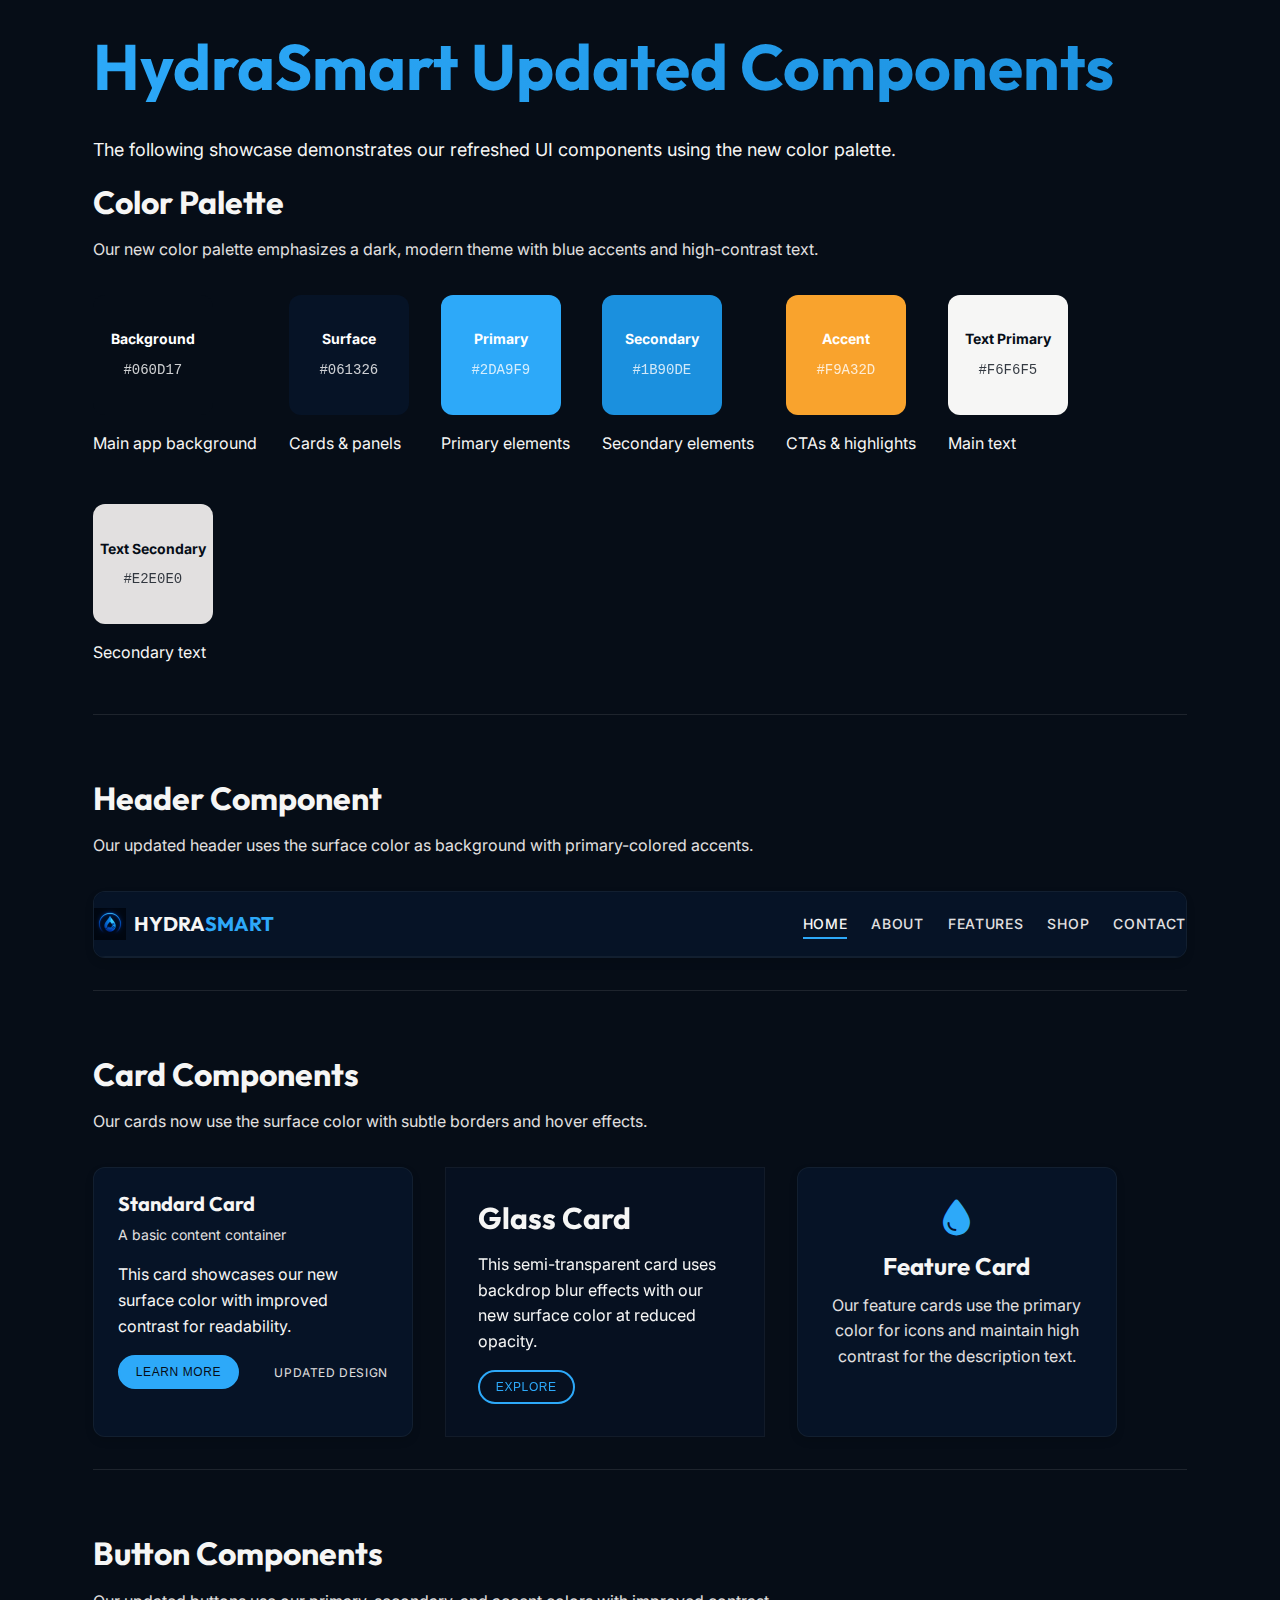
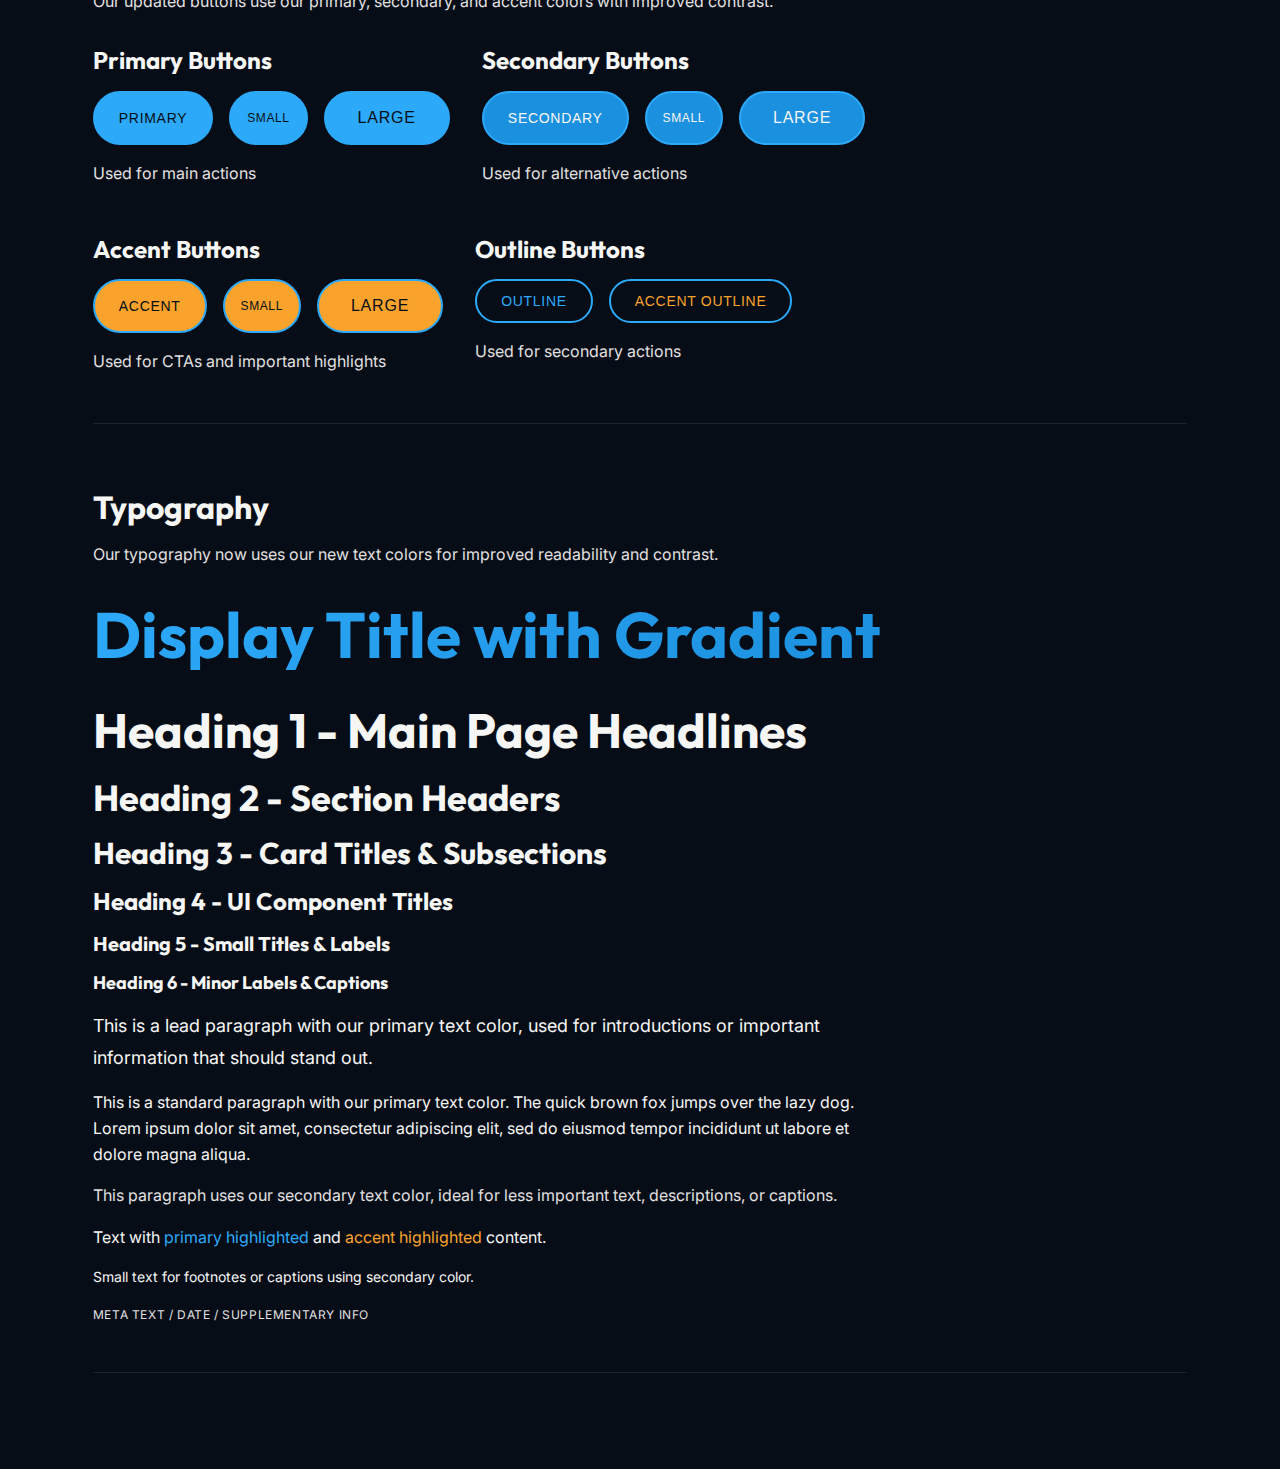
<file: updated-components-demo.html>
<!DOCTYPE html>
<html lang="en">
<head>
  <meta charset="UTF-8">
  <meta name="viewport" content="width=device-width, initial-scale=1.0">
  <title>HydraSmart - Updated Component Samples</title>
  <link rel="icon" href="HydraSmartIcon.png" type="image/png">
  <link rel="stylesheet" href="design-tokens.css">
  <link rel="stylesheet" href="components.css">
  <link rel="stylesheet" href="updated-styles.css">
  <link href="https://fonts.googleapis.com/css2?family=Outfit:wght@300;400;500;600;700&family=Inter:wght@300;400;500;600;700&display=swap" rel="stylesheet">
  <link rel="stylesheet" href="https://cdnjs.cloudflare.com/ajax/libs/font-awesome/6.4.0/css/all.min.css">
  <style>
    body {
      padding: 2rem;
    }
    
    .demo-section {
      margin-bottom: 4rem;
      border-bottom: 1px solid rgba(246, 246, 245, 0.1);
      padding-bottom: 2rem;
    }
    
    .component-row {
      display: flex;
      flex-wrap: wrap;
      gap: 2rem;
      margin-top: 2rem;
    }
    
    .color-swatch {
      width: 120px;
      height: 120px;
      border-radius: 12px;
      display: flex;
      align-items: center;
      justify-content: center;
      flex-direction: column;
      color: #fff;
      margin-bottom: 1rem;
      font-size: 0.875rem;
    }
    
    .color-name {
      font-weight: bold;
      margin-bottom: 0.5rem;
    }
    
    .color-hex {
      opacity: 0.8;
      font-family: monospace;
    }
    
    .demo-title {
      font-size: 2rem;
      margin-bottom: 1rem;
      color: var(--color-text-primary);
    }
    
    .demo-description {
      color: var(--color-text-secondary);
      max-width: 800px;
      margin-bottom: 2rem;
    }
  </style>
</head>
<body>
  <div class="container">
    <h1 class="display-title">HydraSmart Updated Components</h1>
    <p class="lead text-primary">The following showcase demonstrates our refreshed UI components using the new color palette.</p>
    
    <!-- Color Palette Demo -->
    <section class="demo-section">
      <h2 class="demo-title">Color Palette</h2>
      <p class="demo-description">Our new color palette emphasizes a dark, modern theme with blue accents and high-contrast text.</p>
      
      <div class="component-row">
        <div>
          <div class="color-swatch" style="background-color: var(--color-background);">
            <span class="color-name">Background</span>
            <span class="color-hex">#060D17</span>
          </div>
          <p>Main app background</p>
        </div>
        
        <div>
          <div class="color-swatch" style="background-color: var(--color-surface);">
            <span class="color-name">Surface</span>
            <span class="color-hex">#061326</span>
          </div>
          <p>Cards & panels</p>
        </div>
        
        <div>
          <div class="color-swatch" style="background-color: var(--color-primary);">
            <span class="color-name">Primary</span>
            <span class="color-hex">#2DA9F9</span>
          </div>
          <p>Primary elements</p>
        </div>
        
        <div>
          <div class="color-swatch" style="background-color: var(--color-secondary);">
            <span class="color-name">Secondary</span>
            <span class="color-hex">#1B90DE</span>
          </div>
          <p>Secondary elements</p>
        </div>
        
        <div>
          <div class="color-swatch" style="background-color: var(--color-accent);">
            <span class="color-name">Accent</span>
            <span class="color-hex">#F9A32D</span>
          </div>
          <p>CTAs & highlights</p>
        </div>
        
        <div>
          <div class="color-swatch" style="background-color: var(--color-text-primary); color: var(--color-background);">
            <span class="color-name">Text Primary</span>
            <span class="color-hex">#F6F6F5</span>
          </div>
          <p>Main text</p>
        </div>
        
        <div>
          <div class="color-swatch" style="background-color: var(--color-text-secondary); color: var(--color-background);">
            <span class="color-name">Text Secondary</span>
            <span class="color-hex">#E2E0E0</span>
          </div>
          <p>Secondary text</p>
        </div>
      </div>
    </section>
    
    <!-- Header Component Demo -->
    <section class="demo-section">
      <h2 class="demo-title">Header Component</h2>
      <p class="demo-description">Our updated header uses the surface color as background with primary-colored accents.</p>
      
      <div class="card" style="padding: 0; overflow: hidden;">
        <header class="header" style="position: static;">
          <div class="header-container">
            <a href="#" class="header-logo">
              <img src="HydraSmartIcon.png" alt="HydraSmart Logo">
              <span>HYDRA<span class="highlight">SMART</span></span>
            </a>
            <div class="header-menu-toggle">
              <i class="fas fa-bars"></i>
            </div>
            <nav class="header-nav">
              <a href="#" class="nav-link active">Home</a>
              <a href="#" class="nav-link">About</a>
              <a href="#" class="nav-link">Features</a>
              <a href="#" class="nav-link">Shop</a>
              <a href="#" class="nav-link">Contact</a>
            </nav>
          </div>
        </header>
      </div>
    </section>
    
    <!-- Card Component Demo -->
    <section class="demo-section">
      <h2 class="demo-title">Card Components</h2>
      <p class="demo-description">Our cards now use the surface color with subtle borders and hover effects.</p>
      
      <div class="component-row">
        <!-- Standard Card -->
        <div class="card" style="width: 320px;">
          <div class="card-header">
            <h3 class="card-title">Standard Card</h3>
            <p class="card-subtitle">A basic content container</p>
          </div>
          <div class="card-content">
            <p>This card showcases our new surface color with improved contrast for readability.</p>
          </div>
          <div class="card-footer">
            <button class="btn btn-primary btn-sm">Learn More</button>
            <span class="meta">Updated design</span>
          </div>
        </div>
        
        <!-- Glass Card -->
        <div class="glass-card" style="width: 320px; padding: 2rem;">
          <h3>Glass Card</h3>
          <p>This semi-transparent card uses backdrop blur effects with our new surface color at reduced opacity.</p>
          <div style="margin-top: 1rem;">
            <button class="btn btn-outline-primary btn-sm">Explore</button>
          </div>
        </div>
        
        <!-- Feature Card -->
        <div class="card feature-card" style="width: 320px;">
          <i class="fas fa-tint feature-icon"></i>
          <h4 class="feature-title">Feature Card</h4>
          <p class="feature-text">Our feature cards use the primary color for icons and maintain high contrast for the description text.</p>
        </div>
      </div>
    </section>
    
    <!-- Button Component Demo -->
    <section class="demo-section">
      <h2 class="demo-title">Button Components</h2>
      <p class="demo-description">Our updated buttons use our primary, secondary, and accent colors with improved contrast.</p>
      
      <div class="component-row">
        <div>
          <h4 style="margin-bottom: 1rem;">Primary Buttons</h4>
          <div style="display: flex; gap: 1rem; margin-bottom: 1rem;">
            <button class="btn btn-primary">Primary</button>
            <button class="btn btn-primary btn-sm">Small</button>
            <button class="btn btn-primary btn-lg">Large</button>
          </div>
          <p class="text-secondary">Used for main actions</p>
        </div>
        
        <div>
          <h4 style="margin-bottom: 1rem;">Secondary Buttons</h4>
          <div style="display: flex; gap: 1rem; margin-bottom: 1rem;">
            <button class="btn btn-secondary">Secondary</button>
            <button class="btn btn-secondary btn-sm">Small</button>
            <button class="btn btn-secondary btn-lg">Large</button>
          </div>
          <p class="text-secondary">Used for alternative actions</p>
        </div>
        
        <div>
          <h4 style="margin-bottom: 1rem;">Accent Buttons</h4>
          <div style="display: flex; gap: 1rem; margin-bottom: 1rem;">
            <button class="btn btn-accent">Accent</button>
            <button class="btn btn-accent btn-sm">Small</button>
            <button class="btn btn-accent btn-lg">Large</button>
          </div>
          <p class="text-secondary">Used for CTAs and important highlights</p>
        </div>
        
        <div>
          <h4 style="margin-bottom: 1rem;">Outline Buttons</h4>
          <div style="display: flex; gap: 1rem; margin-bottom: 1rem;">
            <button class="btn btn-outline-primary">Outline</button>
            <button class="btn btn-outline-accent">Accent Outline</button>
          </div>
          <p class="text-secondary">Used for secondary actions</p>
        </div>
      </div>
    </section>
    
    <!-- Typography Demo -->
    <section class="demo-section">
      <h2 class="demo-title">Typography</h2>
      <p class="demo-description">Our typography now uses our new text colors for improved readability and contrast.</p>
      
      <div style="max-width: 800px;">
        <h1 class="display-title">Display Title with Gradient</h1>
        
        <h1>Heading 1 - Main Page Headlines</h1>
        <h2>Heading 2 - Section Headers</h2>
        <h3>Heading 3 - Card Titles & Subsections</h3>
        <h4>Heading 4 - UI Component Titles</h4>
        <h5>Heading 5 - Small Titles & Labels</h5>
        <h6>Heading 6 - Minor Labels & Captions</h6>
        
        <p class="lead">This is a lead paragraph with our primary text color, used for introductions or important information that should stand out.</p>
        
        <p>This is a standard paragraph with our primary text color. The quick brown fox jumps over the lazy dog. Lorem ipsum dolor sit amet, consectetur adipiscing elit, sed do eiusmod tempor incididunt ut labore et dolore magna aliqua.</p>
        
        <p class="text-secondary">This paragraph uses our secondary text color, ideal for less important text, descriptions, or captions.</p>
        
        <p>Text with <span class="highlight">primary highlighted</span> and <span class="accent-highlight">accent highlighted</span> content.</p>
        
        <p class="small">Small text for footnotes or captions using secondary color.</p>
        
        <p class="meta">META TEXT / DATE / SUPPLEMENTARY INFO</p>
      </div>
    </section>
  </div>
</body>
</html>
</file>
<file: design-tokens.css>
/* HydraSmart Design System - Color Tokens */
:root {
  /* Color Palette */
  --color-background: #060D17;
  --color-surface: #061326;
  --color-primary: #2DA9F9;
  --color-secondary: #1B90DE;
  --color-accent: #F9A32D;
  --color-text-primary: #F6F6F5;
  --color-text-secondary: #E2E0E0;

  /* Derived Colors */
  --color-primary-light: #54B9FA;
  --color-primary-dark: #1B90DE;
  --color-secondary-light: #3A9FE2;
  --color-secondary-dark: #1677B5;
  --color-accent-light: #FAB556;
  --color-accent-dark: #E08C14;

  /* Transparency Variants */
  --color-surface-10: rgba(6, 19, 38, 0.1);
  --color-surface-20: rgba(6, 19, 38, 0.2);
  --color-surface-50: rgba(6, 19, 38, 0.5);
  --color-surface-80: rgba(6, 19, 38, 0.8);
  
  --color-primary-10: rgba(45, 169, 249, 0.1);
  --color-primary-20: rgba(45, 169, 249, 0.2);
  --color-primary-50: rgba(45, 169, 249, 0.5);
  
  --color-accent-10: rgba(249, 163, 45, 0.1);
  --color-accent-20: rgba(249, 163, 45, 0.2);

  /* Gradients */
  --gradient-primary: linear-gradient(135deg, var(--color-primary) 0%, var(--color-secondary) 100%);
  --gradient-surface: linear-gradient(135deg, var(--color-surface) 0%, var(--color-background) 100%);
  --gradient-accent: linear-gradient(135deg, var(--color-accent) 0%, #F97A2D 100%);
}

/* Typography Scale */
:root {
  --font-family-heading: 'Outfit', sans-serif;
  --font-family-body: 'Inter', 'Helvetica Neue', Arial, sans-serif;
  
  --font-size-xs: 0.75rem;    /* 12px */
  --font-size-sm: 0.875rem;   /* 14px */
  --font-size-md: 1rem;       /* 16px */
  --font-size-lg: 1.125rem;   /* 18px */
  --font-size-xl: 1.25rem;    /* 20px */
  --font-size-2xl: 1.5rem;    /* 24px */
  --font-size-3xl: 1.875rem;  /* 30px */
  --font-size-4xl: 2.25rem;   /* 36px */
  --font-size-5xl: 3rem;      /* 48px */
  
  --font-weight-regular: 400;
  --font-weight-medium: 500;
  --font-weight-semibold: 600;
  --font-weight-bold: 700;
  
  --line-height-tight: 1.2;
  --line-height-normal: 1.6;
  --line-height-loose: 1.8;
}

/* Spacing System */
:root {
  --space-1: 0.25rem;   /* 4px */
  --space-2: 0.5rem;    /* 8px */
  --space-3: 0.75rem;   /* 12px */
  --space-4: 1rem;      /* 16px */
  --space-5: 1.5rem;    /* 24px */
  --space-6: 2rem;      /* 32px */
  --space-8: 3rem;      /* 48px */
  --space-10: 4rem;     /* 64px */
  --space-12: 5rem;     /* 80px */
  --space-16: 8rem;     /* 128px */
}

/* Border Radius */
:root {
  --radius-sm: 4px;
  --radius-md: 8px;
  --radius-lg: 12px;
  --radius-xl: 16px;
  --radius-full: 9999px;
}

/* Shadows */
:root {
  --shadow-sm: 0 1px 2px rgba(0, 0, 0, 0.1);
  --shadow-md: 0 4px 8px rgba(0, 0, 0, 0.12);
  --shadow-lg: 0 8px 16px rgba(0, 0, 0, 0.15);
  --shadow-xl: 0 12px 24px rgba(0, 0, 0, 0.2);
}

/* Transitions */
:root {
  --transition-fast: 0.2s ease;
  --transition-normal: 0.3s ease;
  --transition-slow: 0.5s ease;
}
</file>
<file: inline-styles.css>
/* HydraSmart - Inline Styles Migration */
/* This file contains all styles that were previously inline */

/* ========= UTILITY CLASSES ========= */
.hidden {
  display: none;
}

.text-center {
  text-align: center;
}

.full-width-image {
  width: 100%;
  height: auto;
}

/* ========= BRANDING ========= */
.brand-highlight {
  color: turquoise;
}

/* ========= LAYOUT COMPONENTS ========= */
.market-section {
  background: rgba(0, 29, 157, 0.1);
}

.business-section {
  background: linear-gradient(135deg, rgba(0, 229, 255, 0.1) 0%, rgba(0, 145, 255, 0.05) 100%);
}

.market-grid {
  display: grid;
  grid-template-columns: 1fr 1fr;
  gap: 4rem;
  margin-top: 4rem;
  align-items: center;
}

.business-grid {
  display: grid;
  grid-template-columns: repeat(auto-fit, minmax(300px, 1fr));
  gap: 2rem;
  margin-top: 4rem;
}

.mission-vision-grid {
  display: grid;
  grid-template-columns: 1fr 1fr;
  gap: 3rem;
  text-align: left;
  margin-bottom: 2rem;
}

.financial-grid {
  display: grid;
  grid-template-columns: 1fr 1fr;
  gap: 3rem;
  text-align: left;
}

.go-to-market-center {
  text-align: center;
  margin-top: 3rem;
}

.financial-center {
  margin-top: 4rem;
  text-align: center;
}

/* ========= CARD COMPONENTS ========= */
.glass-card {
  background: rgba(255, 255, 255, 0.1);
  border: 1px solid rgba(255, 255, 255, 0.2);
  border-radius: 16px;
  padding: 2rem;
  -webkit-backdrop-filter: blur(10px);
  backdrop-filter: blur(10px);
  box-shadow: 0 8px 32px rgba(0, 0, 0, 0.1);
  transition: all 0.3s ease;
}

.glass-card:hover {
  transform: translateY(-5px);
  box-shadow: 0 12px 40px rgba(0, 229, 255, 0.2);
  border-color: rgba(0, 229, 255, 0.3);
}

.glass-card--large {
  padding: 3rem;
}

.glass-card--extra-large {
  padding: 3rem;
  max-width: 800px;
  margin: 0 auto;
}

.glass-card--inline {
  padding: 2rem;
  display: inline-block;
}

.glass-card--center {
  max-width: 900px;
  text-align: center;
}

.glass-card--business {
  padding: 2.5rem;
  text-align: center;
}

.glass-card--financial {
  padding: 3rem;
  max-width: 800px;
  margin: 0 auto;
}

/* ========= HIGHLIGHT BOXES ========= */
.highlight-box {
  background: rgba(0, 229, 255, 0.1);
  border-radius: 8px;
  padding: 1.5rem;
  margin: 2rem 0;
}

.highlight-box--large {
  background: rgba(0, 229, 255, 0.1);
  border-radius: 12px;
  padding: 2rem;
  margin-top: 2rem;
}

.danger-box {
  background: rgba(255, 0, 0, 0.1);
  border-left: 4px solid #ff4444;
  padding: 1.5rem;
  border-radius: 8px;
  margin-bottom: 1.5rem;
}

.newsletter-highlight {
  margin: 1.5rem 0;
  padding: 1rem;
  background: rgba(0, 229, 255, 0.1);
  border-radius: 8px;
}

/* ========= TYPOGRAPHY ========= */
.heading-primary {
  color: #00e5ff;
  margin-bottom: 1.5rem;
  font-size: 1.8rem;
}

.heading-secondary {
  color: #ffffff;
  margin-bottom: 0.5rem;
}

.heading-tertiary {
  color: #ffffff;
  margin-bottom: 1rem;
}

.heading-business {
  color: #ffffff;
  margin-bottom: 1rem;
}

.heading-financial {
  color: #00e5ff;
  margin-bottom: 2rem;
  font-size: 1.8rem;
}

.heading-mission {
  color: #00e5ff;
  margin-bottom: 1rem;
  font-size: 1.6rem;
}

.heading-patent {
  color: #00e5ff;
  margin-bottom: 1rem;
}

.heading-waitlist {
  color: #00e5ff;
  margin-bottom: 1rem;
}

.heading-danger {
  color: #ff4444;
  margin-bottom: 0.5rem;
}

.text-large {
  font-size: 1.2rem;
}

.text-medium {
  font-size: 1.1rem;
}

.text-small {
  font-size: 0.9rem;
}

.text-primary {
  color: rgba(255, 255, 255, 0.8);
}

.text-secondary {
  color: rgba(255, 255, 255, 0.8);
  margin-bottom: 1rem;
}

.text-tertiary {
  color: rgba(255, 255, 255, 0.7);
}

.text-bright {
  color: rgba(255, 255, 255, 0.9);
}

.text-highlight {
  color: #00e5ff;
  font-weight: 600;
}

.text-financial {
  color: rgba(255, 255, 255, 0.8);
  margin-bottom: 0.5rem;
}

.text-about {
  margin-bottom: 3rem;
  color: rgba(255, 255, 255, 0.85);
  font-size: 1.2rem;
}

.text-growth-projection {
  margin: 0;
  font-weight: 500;
}

.text-go-to-market {
  color: rgba(255, 255, 255, 0.9);
  max-width: 800px;
}

/* ========= ICON STYLES ========= */
.icon-large {
  font-size: 3rem;
  color: #00e5ff;
  margin-bottom: 1.5rem;
}

.icon-heart {
  color: #00e5ff;
}

/* ========= FORM COMPONENTS ========= */
.waitlist-form {
  display: none;
}

.form-select {
  width: 100%;
  padding: 1rem;
  margin: 0.5rem 0;
  border: 1px solid rgba(255, 255, 255, 0.2);
  background: rgba(255, 255, 255, 0.05);
  border-radius: 8px;
  color: #ffffff;
}

.form-select--newsletter {
  width: 100%;
  padding: 1rem 1.2rem;
  background: rgba(255, 255, 255, 0.05);
  border: 1px solid rgba(255, 255, 255, 0.1);
  border-radius: 8px;
  color: #ffffff;
  font-size: 0.95rem;
  outline: none;
  transition: all 0.3s ease;
  margin-bottom: 1rem;
}

/* ========= SPACING UTILITIES ========= */
.margin-bottom-1 {
  margin-bottom: 1rem;
}

.margin-bottom-15 {
  margin-bottom: 1.5rem;
}

.margin-bottom-2 {
  margin-bottom: 2rem;
}

.margin-top-2 {
  margin-top: 2rem;
}

.margin-0 {
  margin: 0;
}

.no-margin-bottom {
  margin-bottom: 0;
}

/* ========= RESPONSIVE DESIGN ========= */
@media (max-width: 768px) {
  .market-grid {
    grid-template-columns: 1fr;
    gap: 2rem;
  }
  
  .mission-vision-grid {
    grid-template-columns: 1fr;
    gap: 2rem;
  }
  
  .financial-grid {
    grid-template-columns: 1fr;
    gap: 2rem;
  }
  
  .business-grid {
    grid-template-columns: 1fr;
    gap: 1.5rem;
  }
  
  .glass-card--large {
    padding: 2rem;
  }
  
  .glass-card--extra-large {
    padding: 2rem;
  }
  
  .financial-grid {
    grid-template-columns: 1fr;
    gap: 2rem;
    text-align: center;
  }
  
  .glass-card--business,
  .glass-card--financial {
    padding: 2rem;
  }
}

/* ========= WEBKIT COMPATIBILITY ========= */
.glass-card {
  -webkit-backdrop-filter: blur(10px);
  backdrop-filter: blur(10px);
}

/* Navigation backdrop filter fix */
nav {
  -webkit-backdrop-filter: blur(12px);
  backdrop-filter: blur(12px);
}

/* Patent Information Box */
.patent-info-box {
  margin: 1.5rem 0;
  padding: 1rem;
  background: rgba(0, 229, 255, 0.1);
  border-radius: 8px;
}

.patent-info-text {
  font-size: 0.9rem;
  color: rgba(255, 255, 255, 0.9);
  margin: 0;
}
</file>
<file: updated-styles.css>
/* HydraSmart Updated Styling */
@import url('design-tokens.css');

/* === Base Styles === */
html,
body {
  background-color: var(--color-background);
  color: var(--color-text-primary);
}

a {
  color: var(--color-primary);
}

a:hover {
  color: var(--color-primary-light);
}

/* === Header Component === */
.navbar {
  background-color: var(--color-surface);
  border-bottom: 1px solid rgba(246, 246, 245, 0.05);
}

.navbar.scrolled {
  background: rgba(6, 19, 38, 0.85);
  -webkit-backdrop-filter: blur(10px);
  backdrop-filter: blur(10px);
}

.logo {
  color: var(--color-primary);
}

.highlight {
  color: var(--color-primary);
}

.nav-link {
  color: var(--color-text-secondary);
}

.nav-link:hover, 
.nav-link.active {
  color: var(--color-text-primary);
}

.nav-link::after {
  background-color: var(--color-primary);
}

/* === Hero Section === */
.hero {
  background: radial-gradient(circle at center, var(--color-surface) 0%, var(--color-background) 100%);
}

.hero h1 {
  background: linear-gradient(to right, var(--color-text-primary), var(--color-primary));
  -webkit-background-clip: text;
  background-clip: text;
  color: transparent;
}

.hero-highlight {
  color: var(--color-primary);
}

/* === Buttons === */
.btn {
  border: 2px solid var(--color-primary);
}

.btn:after {
  background: var(--color-primary);
}

.btn:hover {
  color: var(--color-background);
}

.btn-fill {
  background: var(--color-primary);
  color: var(--color-background);
}

.btn-fill:hover {
  color: var(--color-text-primary);
}

.product-btn {
  border: 1px solid var(--color-primary);
  color: var(--color-text-primary);
}

.product-btn:hover {
  background: var(--color-primary);
  color: var(--color-background);
}

/* === Cards === */
.glass-card {
  background: rgba(6, 19, 38, 0.6);
  -webkit-backdrop-filter: blur(10px);
  backdrop-filter: blur(10px);
  border: 1px solid rgba(246, 246, 245, 0.05);
}

/* === Feature Cards === */
.feature-icon {
  color: var(--color-primary);
}

/* === Newsletter === */
.newsletter {
  background: var(--color-surface-10);
  -webkit-backdrop-filter: blur(10px);
  backdrop-filter: blur(10px);
  border: 1px solid rgba(246, 246, 245, 0.05);
}

.newsletter::before {
  background: radial-gradient(circle at center, rgba(45, 169, 249, 0.15) 0%, rgba(0, 0, 0, 0) 70%);
}

.newsletter input {
  background: rgba(6, 19, 38, 0.3);
  border: 1px solid rgba(246, 246, 245, 0.05);
  color: var(--color-text-primary);
}

.newsletter input:focus {
  border-color: var(--color-primary);
  box-shadow: 0 0 0 2px rgba(45, 169, 249, 0.2);
}

.newsletter input::placeholder {
  color: rgba(226, 224, 224, 0.5);
}

.newsletter .submit-btn {
  background: var(--color-accent);
  color: var(--color-background);
}

/* === Product Cards === */
.product-price {
  color: var(--color-primary);
}

.product-description {
  color: var(--color-text-secondary);
}

/* === Reviews === */
.review-rating {
  color: var(--color-accent);
}

.review-text {
  color: var(--color-text-primary);
}

.review-info p {
  color: var(--color-text-secondary);
}

/* === Footer === */
footer {
  border-top: 1px solid rgba(45, 169, 249, 0.15);
}

.footer-column h4::after {
  background: var(--color-primary);
}

.footer-column p {
  color: var(--color-text-secondary);
}

.footer-links a {
  color: var(--color-text-secondary);
}

.footer-links a:hover {
  color: var(--color-primary);
}

.social-link {
  background: rgba(255, 255, 255, 0.05);
  color: var(--color-text-primary);
}

.social-link:hover {
  background: var(--color-primary);
  color: var(--color-background);
}

.copyright {
  color: var(--color-text-secondary);
}

/* === Parallax Elements === */
.parallax-overlay {
  background: rgba(6, 19, 38, 0.7);
}

/* === Decorative Elements === */
.bubble {
  background: radial-gradient(circle at 30% 20%, rgba(45, 169, 249, 0.8) 0%, rgba(27, 144, 222, 0.5) 50%, rgba(6, 19, 38, 0.3) 100%);
  box-shadow: inset 10px 10px 10px rgba(255, 255, 255, 0.3),
              15px 25px 10px rgba(0, 0, 0, 0.1),
              inset -10px -10px 15px rgba(6, 19, 38, 0.4);
}

.glow {
  background: radial-gradient(circle at center, rgba(45, 169, 249, 0.2) 0%, rgba(0, 0, 0, 0) 70%);
}

/* === Accent Elements === */
.centered-banner {
  background: rgba(249, 163, 45, 0.1);
}
</file>
<file: components.css>
/* HydraSmart Component Library */
@import url('design-tokens.css');

/* ========= RESETS AND BASE STYLES ========= */
*,
*::before,
*::after {
  margin: 0;
  padding: 0;
  box-sizing: border-box;
}

html,
body {
  font-family: var(--font-family-body);
  background-color: var(--color-background);
  color: var(--color-text-primary);
  line-height: var(--line-height-normal);
  scroll-behavior: smooth;
  overflow-x: hidden;
}

a {
  color: var(--color-primary);
  text-decoration: none;
  transition: var(--transition-fast);
}

a:hover {
  color: var(--color-primary-light);
}

h1, h2, h3, h4, h5, h6 {
  font-family: var(--font-family-heading);
  font-weight: var(--font-weight-bold);
  line-height: var(--line-height-tight);
  color: var(--color-text-primary);
  margin-bottom: var(--space-4);
}

p {
  margin-bottom: var(--space-4);
  color: var(--color-text-primary);
}

img {
  max-width: 100%;
  height: auto;
  border-radius: var(--radius-md);
}

/* ========= LAYOUT UTILITIES ========= */
.container {
  width: min(90%, 1200px);
  margin-inline: auto;
}

.grid {
  display: grid;
}

.flex {
  display: flex;
}

/* ========= HEADER COMPONENT ========= */
.header {
  background-color: var(--color-surface);
  padding: var(--space-4) 0;
  position: fixed;
  top: 0;
  left: 0;
  width: 100%;
  z-index: 1000;
  box-shadow: var(--shadow-md);
  border-bottom: 1px solid rgba(246, 246, 245, 0.05);
}

.header-container {
  display: flex;
  justify-content: space-between;
  align-items: center;
}

.header-logo {
  display: flex;
  align-items: center;
  gap: var(--space-2);
}

.header-logo img {
  width: 32px;
  height: auto;
  border-radius: 0;
}

.header-logo span {
  font-family: var(--font-family-heading);
  font-size: var(--font-size-xl);
  font-weight: var(--font-weight-bold);
  color: var(--color-text-primary);
}

.header-logo .highlight {
  color: var(--color-primary);
}

.header-nav {
  display: flex;
  gap: var(--space-5);
}

.nav-link {
  position: relative;
  color: var(--color-text-secondary);
  font-weight: var(--font-weight-medium);
  font-size: var(--font-size-sm);
  text-transform: uppercase;
  letter-spacing: 0.05em;
}

.nav-link:hover, 
.nav-link.active {
  color: var(--color-text-primary);
}

.nav-link::after {
  content: '';
  position: absolute;
  left: 0;
  bottom: -4px;
  width: 0;
  height: 2px;
  background-color: var(--color-primary);
  transition: width var(--transition-normal);
}

.nav-link:hover::after,
.nav-link.active::after {
  width: 100%;
}

.header-menu-toggle {
  display: none;
  font-size: var(--font-size-xl);
  color: var(--color-text-primary);
  cursor: pointer;
}

/* ========= CARD COMPONENT ========= */
.card {
  background-color: var(--color-surface);
  border-radius: var(--radius-lg);
  overflow: hidden;
  box-shadow: var(--shadow-md);
  transition: transform var(--transition-normal), box-shadow var(--transition-normal);
  padding: var(--space-5);
  border: 1px solid rgba(246, 246, 245, 0.05);
}

.card:hover {
  transform: translateY(-5px);
  box-shadow: var(--shadow-lg);
}

.card-header {
  margin-bottom: var(--space-4);
}

.card-title {
  font-size: var(--font-size-xl);
  margin-bottom: var(--space-2);
}

.card-subtitle {
  color: var(--color-text-secondary);
  font-size: var(--font-size-sm);
}

.card-content {
  color: var(--color-text-primary);
  margin-bottom: var(--space-4);
}

.card-footer {
  display: flex;
  justify-content: space-between;
  align-items: center;
  margin-top: var(--space-4);
}

/* ========= BUTTON COMPONENTS ========= */
.btn {
  display: inline-block;
  padding: var(--space-3) var(--space-5);
  border-radius: var(--radius-full);
  font-weight: var(--font-weight-medium);
  text-align: center;
  cursor: pointer;
  transition: all var(--transition-fast);
  border: none;
  font-size: var(--font-size-sm);
  text-transform: uppercase;
  letter-spacing: 0.05em;
}

.btn:hover {
  transform: translateY(-2px);
}

.btn-primary {
  background-color: var(--color-primary);
  color: var(--color-background);
}

.btn-primary:hover {
  background-color: var(--color-primary-light);
  box-shadow: 0 4px 12px rgba(45, 169, 249, 0.35);
}

.btn-secondary {
  background-color: var(--color-secondary);
  color: var(--color-text-primary);
}

.btn-secondary:hover {
  background-color: var(--color-secondary-light);
  box-shadow: 0 4px 12px rgba(27, 144, 222, 0.35);
}

.btn-accent {
  background-color: var(--color-accent);
  color: var(--color-background);
}

.btn-accent:hover {
  background-color: var(--color-accent-light);
  box-shadow: 0 4px 12px rgba(249, 163, 45, 0.35);
}

.btn-outline-primary {
  background-color: transparent;
  border: 2px solid var(--color-primary);
  color: var(--color-primary);
}

.btn-outline-primary:hover {
  background-color: rgba(45, 169, 249, 0.1);
}

.btn-outline-accent {
  background-color: transparent;
  border: 2px solid var(--color-accent);
  color: var(--color-accent);
}

.btn-outline-accent:hover {
  background-color: rgba(249, 163, 45, 0.1);
}

.btn-lg {
  padding: var(--space-4) var(--space-6);
  font-size: var(--font-size-md);
}

.btn-sm {
  padding: var(--space-2) var(--space-4);
  font-size: var(--font-size-xs);
}

/* ========= TYPOGRAPHY STYLES ========= */
.text-primary {
  color: var(--color-text-primary);
}

.text-secondary {
  color: var(--color-text-secondary);
}

.text-primary-color {
  color: var(--color-primary);
}

.text-accent {
  color: var(--color-accent);
}

h1, .h1 {
  font-size: var(--font-size-5xl);
}

h2, .h2 {
  font-size: var(--font-size-4xl);
}

h3, .h3 {
  font-size: var(--font-size-3xl);
}

h4, .h4 {
  font-size: var(--font-size-2xl);
}

h5, .h5 {
  font-size: var(--font-size-xl);
}

h6, .h6 {
  font-size: var(--font-size-lg);
}

.display-title {
  font-size: clamp(2.5rem, 6vw, 4rem);
  font-weight: var(--font-weight-bold);
  line-height: 1.1;
  margin-bottom: var(--space-6);
  background: linear-gradient(135deg, var(--color-primary) 0%, var(--color-secondary) 100%);
  -webkit-background-clip: text;
  background-clip: text;
  color: transparent;
}

.lead {
  font-size: var(--font-size-lg);
  line-height: var(--line-height-loose);
}

.small {
  font-size: var(--font-size-sm);
}

.meta {
  font-size: var(--font-size-xs);
  text-transform: uppercase;
  letter-spacing: 0.05em;
  color: var(--color-text-secondary);
}

/* ========= FEATURE CARD ========= */
.feature-card {
  padding: var(--space-6);
  text-align: center;
}

.feature-icon {
  font-size: var(--font-size-4xl);
  color: var(--color-primary);
  margin-bottom: var(--space-4);
}

.feature-title {
  margin-bottom: var(--space-3);
}

.feature-text {
  color: var(--color-text-secondary);
}

/* ========= PRODUCT CARD ========= */
.product-card {
  display: flex;
  flex-direction: column;
}

.product-image {
  height: 300px;
  overflow: hidden;
  margin-bottom: var(--space-4);
}

.product-image img {
  width: 100%;
  height: 100%;
  object-fit: cover;
  transition: transform var(--transition-normal);
}

.product-card:hover .product-image img {
  transform: scale(1.05);
}

.product-price {
  color: var(--color-primary);
  font-size: var(--font-size-lg);
  font-weight: var(--font-weight-bold);
  margin-bottom: var(--space-2);
}

.product-description {
  color: var(--color-text-secondary);
  margin-bottom: var(--space-4);
}

/* ========= UTILITY CLASSES ========= */
.highlight {
  color: var(--color-primary);
}

.accent-highlight {
  color: var(--color-accent);
}

.glass-card {
  background-color: rgba(6, 19, 38, 0.6);
  -webkit-backdrop-filter: blur(10px);
  backdrop-filter: blur(10px);
  border: 1px solid rgba(246, 246, 245, 0.05);
}

/* Media Queries for Responsive Design */
@media (max-width: 768px) {
  .header-nav {
    display: none;
  }
  
  .header-menu-toggle {
    display: block;
  }
  
  .header-nav.active {
    display: flex;
    flex-direction: column;
    position: absolute;
    top: 100%;
    left: 0;
    width: 100%;
    background-color: var(--color-surface);
    padding: var(--space-4);
    box-shadow: var(--shadow-lg);
  }
}
</file>
